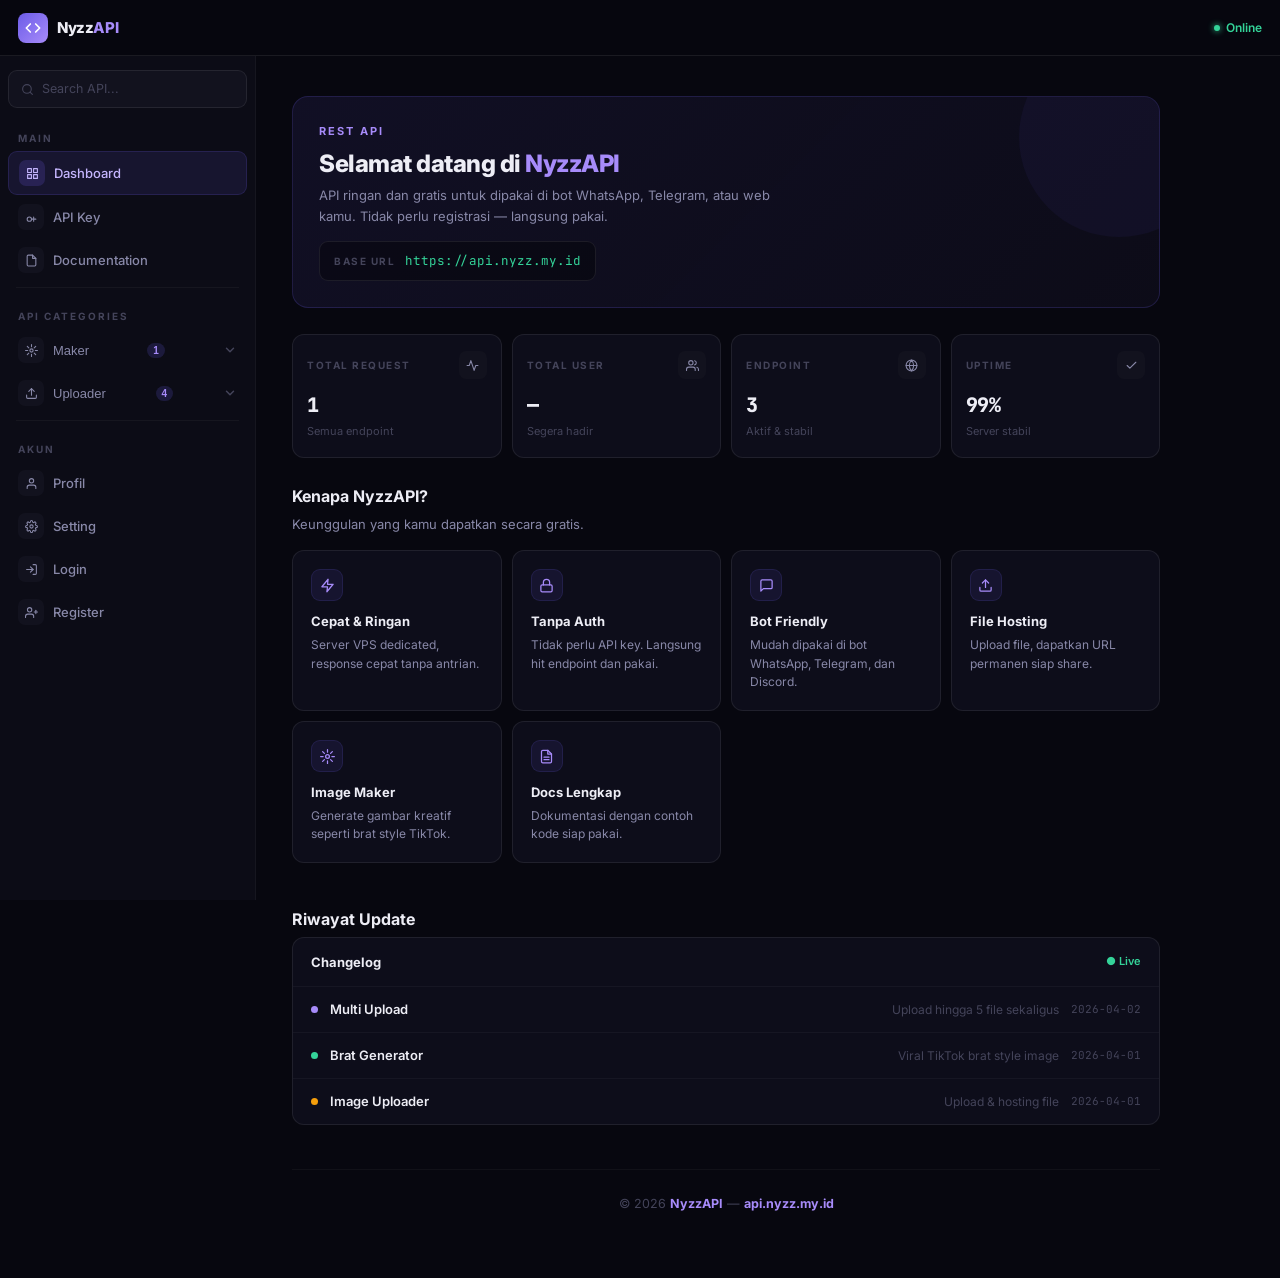
<file: index.html>
<!DOCTYPE html>
<html lang="id">
<head>
<meta charset="UTF-8">
<meta name="viewport" content="width=device-width,initial-scale=1.0">
<title>Dashboard — NyzzAPI</title>
<link rel="stylesheet" href="style.css">
<style>
.welcome{background:linear-gradient(135deg,rgba(108,92,231,.1),rgba(167,139,250,.04));border:1px solid rgba(108,92,231,.2);border-radius:16px;padding:26px;margin-bottom:26px;position:relative;overflow:hidden}
.welcome::after{content:'';position:absolute;top:-60px;right:-60px;width:200px;height:200px;border-radius:50%;background:rgba(108,92,231,.06);pointer-events:none}
.welcome-eyebrow{font-size:11px;font-weight:700;color:var(--accent2);letter-spacing:2px;text-transform:uppercase;margin-bottom:8px}
.welcome-title{font-size:clamp(18px,3vw,24px);font-weight:800;letter-spacing:-.5px;margin-bottom:6px;line-height:1.25}
.welcome-title em{font-style:normal;color:var(--accent2)}
.welcome-desc{font-size:13px;color:var(--text2);line-height:1.65;max-width:460px}
.base-url{display:inline-flex;align-items:center;gap:10px;margin-top:14px;background:rgba(0,0,0,.35);border:1px solid var(--border2);border-radius:9px;padding:9px 14px}
.base-url .lbl{font-size:10px;font-weight:700;color:var(--muted);letter-spacing:1.5px;text-transform:uppercase}
.base-url code{font-family:'JetBrains Mono',monospace;font-size:12.5px;color:var(--green2)}

.stats-grid{display:grid;grid-template-columns:repeat(2,1fr);gap:10px;margin-bottom:26px}
@media(min-width:520px){.stats-grid{grid-template-columns:repeat(4,1fr)}}
.stat-card{background:var(--card);border:1px solid var(--border2);border-radius:12px;padding:16px 14px;transition:border-color .2s}
.stat-card:hover{border-color:var(--border3)}
.stat-top{display:flex;align-items:center;justify-content:space-between;margin-bottom:10px}
.stat-label{font-size:10px;font-weight:700;color:var(--muted);letter-spacing:1.5px;text-transform:uppercase}
.stat-ico{width:28px;height:28px;border-radius:7px;background:var(--bg3);display:flex;align-items:center;justify-content:center}
.stat-ico svg{width:13px;height:13px;stroke:var(--text2);fill:none;stroke-width:2;stroke-linecap:round;stroke-linejoin:round}
.stat-val{font-size:20px;font-weight:800;letter-spacing:-.5px;font-family:'JetBrains Mono',monospace}
.stat-sub{font-size:11px;color:var(--muted);margin-top:2px}

.features-grid{display:grid;grid-template-columns:repeat(auto-fill,minmax(200px,1fr));gap:10px;margin-bottom:26px}
.feat-card{background:var(--card);border:1px solid var(--border2);border-radius:12px;padding:18px}
.feat-ico{width:32px;height:32px;border-radius:9px;background:rgba(108,92,231,.1);border:1px solid rgba(108,92,231,.15);display:flex;align-items:center;justify-content:center;margin-bottom:10px}
.feat-ico svg{width:15px;height:15px;stroke:var(--accent2);fill:none;stroke-width:2;stroke-linecap:round;stroke-linejoin:round}
.feat-title{font-size:13px;font-weight:700;margin-bottom:4px}
.feat-desc{font-size:12px;color:var(--text2);line-height:1.55}

.log-card{background:var(--card);border:1px solid var(--border2);border-radius:12px;overflow:hidden}
.log-head{padding:14px 18px;border-bottom:1px solid var(--border);display:flex;align-items:center;justify-content:space-between}
.log-head-title{font-size:13px;font-weight:700}
.log-badge{font-size:11px;color:var(--green2);font-weight:600}
.log-row{display:flex;align-items:center;gap:12px;padding:12px 18px;border-bottom:1px solid var(--border);transition:background .15s}
.log-row:last-child{border-bottom:none}
.log-row:hover{background:var(--bg3)}
.log-dot{width:7px;height:7px;border-radius:50%;flex-shrink:0}
.log-name{font-size:13px;font-weight:600;flex:1}
.log-desc{font-size:12px;color:var(--muted)}
.log-date{font-size:11px;color:var(--muted);font-family:'JetBrains Mono',monospace;white-space:nowrap}
</style>
</head>
<body>
<div id="nav-wrap"></div>
<main class="main">

  <div class="welcome">
    <div class="welcome-eyebrow">REST API</div>
    <div class="welcome-title">Selamat datang di <em>NyzzAPI</em></div>
    <div class="welcome-desc">API ringan dan gratis untuk dipakai di bot WhatsApp, Telegram, atau web kamu. Tidak perlu registrasi — langsung pakai.</div>
    <div class="base-url">
      <span class="lbl">Base URL</span>
      <code>https://api.nyzz.my.id</code>
    </div>
  </div>

  <div class="stats-grid">
    <div class="stat-card">
      <div class="stat-top">
        <div class="stat-label">Total Request</div>
        <div class="stat-ico"><svg viewBox="0 0 24 24"><polyline points="22 12 18 12 15 21 9 3 6 12 2 12"/></svg></div>
      </div>
      <div class="stat-val" id="stat-requests">0</div>
      <div class="stat-sub">Semua endpoint</div>
    </div>
    <div class="stat-card">
      <div class="stat-top">
        <div class="stat-label">Total User</div>
        <div class="stat-ico"><svg viewBox="0 0 24 24"><path d="M17 21v-2a4 4 0 0 0-4-4H5a4 4 0 0 0-4 4v2"/><circle cx="9" cy="7" r="4"/><path d="M23 21v-2a4 4 0 0 0-3-3.87"/><path d="M16 3.13a4 4 0 0 1 0 7.75"/></svg></div>
      </div>
      <div class="stat-val" id="stat-users">—</div>
      <div class="stat-sub">Segera hadir</div>
    </div>
    <div class="stat-card">
      <div class="stat-top">
        <div class="stat-label">Endpoint</div>
        <div class="stat-ico"><svg viewBox="0 0 24 24"><circle cx="12" cy="12" r="10"/><line x1="2" y1="12" x2="22" y2="12"/><path d="M12 2a15.3 15.3 0 0 1 4 10 15.3 15.3 0 0 1-4 10 15.3 15.3 0 0 1-4-10 15.3 15.3 0 0 1 4-10z"/></svg></div>
      </div>
      <div class="stat-val">3</div>
      <div class="stat-sub">Aktif & stabil</div>
    </div>
    <div class="stat-card">
      <div class="stat-top">
        <div class="stat-label">Uptime</div>
        <div class="stat-ico"><svg viewBox="0 0 24 24"><polyline points="20 6 9 17 4 12"/></svg></div>
      </div>
      <div class="stat-val">99%</div>
      <div class="stat-sub">Server stabil</div>
    </div>
  </div>

  <div class="section">
    <div class="section-header"><div class="section-title">Kenapa NyzzAPI?</div></div>
    <div class="section-desc">Keunggulan yang kamu dapatkan secara gratis.</div>
    <div class="features-grid">
      <div class="feat-card">
        <div class="feat-ico"><svg viewBox="0 0 24 24"><path d="M13 2L3 14h9l-1 8 10-12h-9l1-8z"/></svg></div>
        <div class="feat-title">Cepat & Ringan</div>
        <div class="feat-desc">Server VPS dedicated, response cepat tanpa antrian.</div>
      </div>
      <div class="feat-card">
        <div class="feat-ico"><svg viewBox="0 0 24 24"><rect x="3" y="11" width="18" height="11" rx="2"/><path d="M7 11V7a5 5 0 0 1 10 0v4"/></svg></div>
        <div class="feat-title">Tanpa Auth</div>
        <div class="feat-desc">Tidak perlu API key. Langsung hit endpoint dan pakai.</div>
      </div>
      <div class="feat-card">
        <div class="feat-ico"><svg viewBox="0 0 24 24"><path d="M21 15a2 2 0 0 1-2 2H7l-4 4V5a2 2 0 0 1 2-2h14a2 2 0 0 1 2 2z"/></svg></div>
        <div class="feat-title">Bot Friendly</div>
        <div class="feat-desc">Mudah dipakai di bot WhatsApp, Telegram, dan Discord.</div>
      </div>
      <div class="feat-card">
        <div class="feat-ico"><svg viewBox="0 0 24 24"><path d="M21 15v4a2 2 0 0 1-2 2H5a2 2 0 0 1-2-2v-4"/><polyline points="17 8 12 3 7 8"/><line x1="12" y1="3" x2="12" y2="15"/></svg></div>
        <div class="feat-title">File Hosting</div>
        <div class="feat-desc">Upload file, dapatkan URL permanen siap share.</div>
      </div>
      <div class="feat-card">
        <div class="feat-ico"><svg viewBox="0 0 24 24"><circle cx="12" cy="12" r="3"/><path d="M12 1v4M12 19v4M4.22 4.22l2.83 2.83M16.95 16.95l2.83 2.83M1 12h4M19 12h4M4.22 19.78l2.83-2.83M16.95 7.05l2.83-2.83"/></svg></div>
        <div class="feat-title">Image Maker</div>
        <div class="feat-desc">Generate gambar kreatif seperti brat style TikTok.</div>
      </div>
      <div class="feat-card">
        <div class="feat-ico"><svg viewBox="0 0 24 24"><path d="M14 2H6a2 2 0 0 0-2 2v16a2 2 0 0 0 2 2h12a2 2 0 0 0 2-2V8z"/><polyline points="14 2 14 8 20 8"/><line x1="16" y1="13" x2="8" y2="13"/><line x1="16" y1="17" x2="8" y2="17"/></svg></div>
        <div class="feat-title">Docs Lengkap</div>
        <div class="feat-desc">Dokumentasi dengan contoh kode siap pakai.</div>
      </div>
    </div>
  </div>

  <div class="section">
    <div class="section-header"><div class="section-title">Riwayat Update</div></div>
    <div class="log-card">
      <div class="log-head"><div class="log-head-title">Changelog</div><div class="log-badge">● Live</div></div>
      <div class="log-row">
        <div class="log-dot" style="background:var(--accent2)"></div>
        <div class="log-name">Multi Upload</div>
        <div class="log-desc">Upload hingga 5 file sekaligus</div>
        <div class="log-date">2026-04-02</div>
      </div>
      <div class="log-row">
        <div class="log-dot" style="background:var(--green2)"></div>
        <div class="log-name">Brat Generator</div>
        <div class="log-desc">Viral TikTok brat style image</div>
        <div class="log-date">2026-04-01</div>
      </div>
      <div class="log-row">
        <div class="log-dot" style="background:var(--yellow)"></div>
        <div class="log-name">Image Uploader</div>
        <div class="log-desc">Upload & hosting file</div>
        <div class="log-date">2026-04-01</div>
      </div>
    </div>
  </div>

  <footer><p>© 2026 <strong>NyzzAPI</strong> — <strong>api.nyzz.my.id</strong></p></footer>
</main>
<script src="app.js"></script>
</body>
</html>
</file>
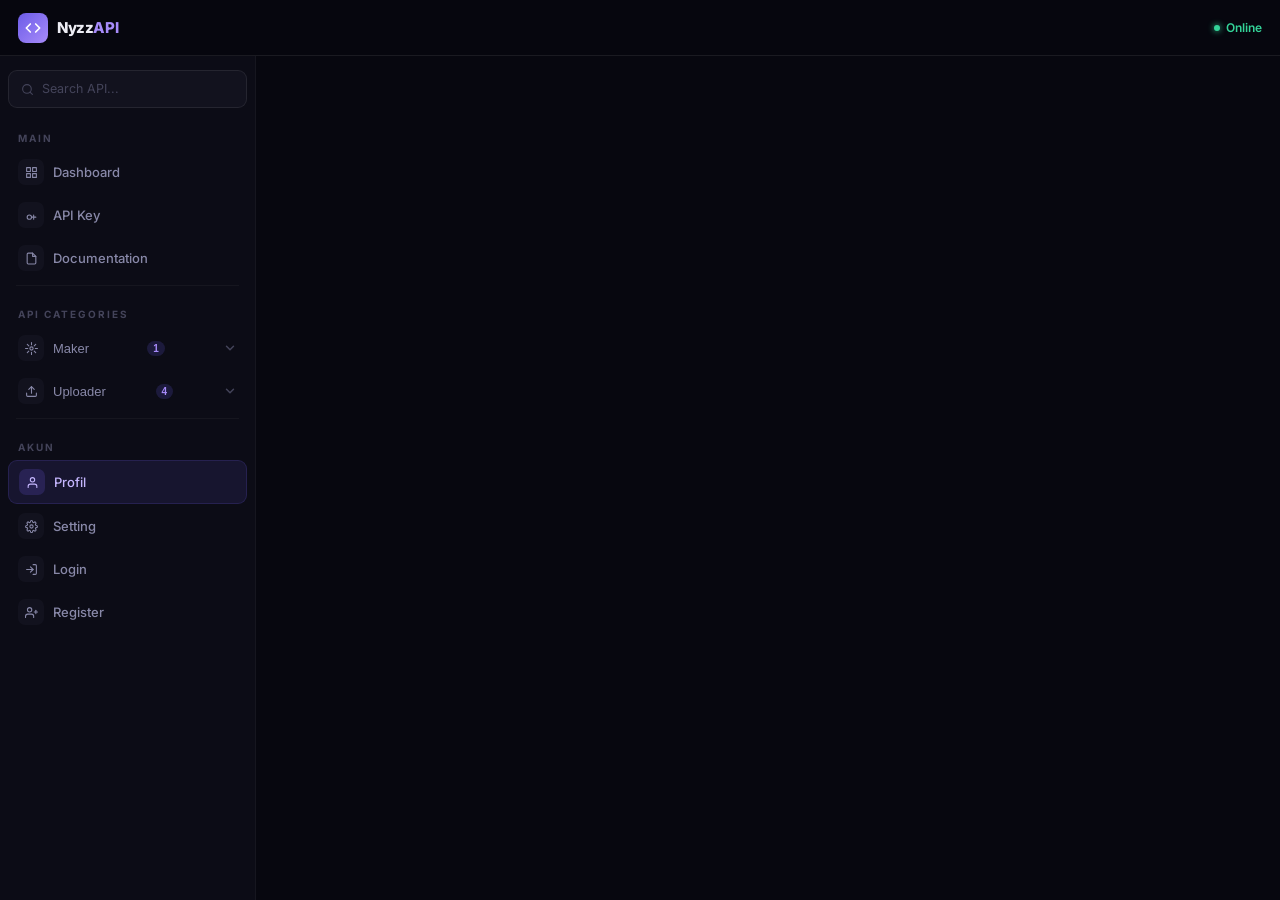
<file: account.html>
<!DOCTYPE html>
<html lang="id">
<head>
<meta charset="UTF-8">
<meta name="viewport" content="width=device-width,initial-scale=1.0">
<title>Akun — NyzzAPI</title>
<link rel="stylesheet" href="style.css">
</head>
<body>
<div id="nav-wrap"></div>
<div id="not-logged" style="display:none">
  <main class="main" style="display:flex;align-items:center;justify-content:center;min-height:80vh">
    <div style="text-align:center">
      <div style="font-size:48px;margin-bottom:16px">🔒</div>
      <div style="font-size:18px;font-weight:800;margin-bottom:8px">Login Diperlukan</div>
      <div style="font-size:13px;color:var(--text2);margin-bottom:20px">Login atau register untuk mengakses halaman ini.</div>
      <div style="display:flex;gap:10px;justify-content:center">
        <a href="login.html" style="background:var(--accent);color:#fff;padding:10px 24px;border-radius:10px;text-decoration:none;font-weight:700;font-size:13px">Login</a>
        <a href="register.html" style="background:var(--bg3);color:var(--text);border:1px solid var(--border2);padding:10px 24px;border-radius:10px;text-decoration:none;font-weight:700;font-size:13px">Register</a>
      </div>
    </div>
  </main>
</div>
<main class="main" id="main-content" style="display:none">
  <div class="page-header">
    <div class="page-title">Akun</div>
    <div class="page-desc">Kelola profil, API Key, dan penggunaan kamu.</div>
  </div>
  <div class="account-tabs">
    <button class="account-tab active" onclick="showTab('profile')">Profil</button>
    <button class="account-tab" onclick="showTab('keys')">API Key</button>
    <button class="account-tab" onclick="showTab('usage')">Penggunaan</button>
    <button class="account-tab" onclick="showTab('detail')">Detail</button>
  </div>
  <div class="tab-content active" id="tab-profile">
    <div class="profile-card">
      <div class="profile-header">
        <div class="profile-avatar" id="pf-avatar">U</div>
        <div>
          <div class="profile-name" id="pf-name">—</div>
          <div class="profile-plan" id="pf-plan">Free Plan</div>
        </div>
      </div>
      <div class="profile-body">
        <div class="profile-stat-grid">
          <div class="profile-stat"><div class="profile-stat-val" id="pf-today">—</div><div class="profile-stat-lbl">Request Hari Ini</div></div>
          <div class="profile-stat"><div class="profile-stat-val" id="pf-limit">—</div><div class="profile-stat-lbl">Limit Harian</div></div>
          <div class="profile-stat"><div class="profile-stat-val" id="pf-remaining">—</div><div class="profile-stat-lbl">Tersisa</div></div>
        </div>
      </div>
    </div>
  </div>
  <div class="tab-content" id="tab-keys">
    <div class="profile-card">
      <div class="profile-body">
        <div class="key-row">
          <div class="key-row-label">API Key</div>
          <div class="key-row-inner">
            <div class="key-val" id="display-apikey">••••••••••••••••••••</div>
            <div class="key-actions">
              <button class="btn-regen" onclick="regenKey('api')">Buat Ulang</button>
              <button class="btn-salin" id="copy-apikey" onclick="copyKey('display-apikey','copy-apikey')">Salin</button>
            </div>
          </div>
        </div>
        <div class="key-row">
          <div class="key-row-label">Sign Key</div>
          <div class="key-row-inner">
            <div class="key-val" id="display-signkey">••••••••••••••••••••</div>
            <div class="key-actions">
              <button class="btn-regen" onclick="regenKey('sign')">Buat Ulang</button>
              <button class="btn-salin" id="copy-signkey" onclick="copyKey('display-signkey','copy-signkey')">Salin</button>
            </div>
          </div>
        </div>
        <div style="margin-top:14px;padding:12px 14px;background:rgba(108,92,231,.08);border:1px solid rgba(108,92,231,.2);border-radius:10px;font-size:12.5px;color:var(--text2);line-height:1.6">
          <strong style="color:var(--accent2)">Cara pakai:</strong><br>
          GET: <code style="color:var(--green2);font-family:'JetBrains Mono',monospace;font-size:11px">https://api.nyzz.my.id/brat?text=halo&apikey=API_KEY</code><br>
          POST: header <code style="color:var(--green2);font-family:'JetBrains Mono',monospace;font-size:11px">x-api-key: API_KEY</code>
        </div>
      </div>
    </div>
  </div>
  <div class="tab-content" id="tab-usage">
    <div class="profile-card">
      <div class="profile-body">
        <div class="sub-title">Request Hari Ini</div>
        <div style="background:var(--bg3);border-radius:10px;height:10px;overflow:hidden;margin:8px 0 6px">
          <div id="usage-bar" style="background:linear-gradient(90deg,var(--accent),var(--accent2));height:100%;width:0%;transition:width .6s;border-radius:10px"></div>
        </div>
        <div style="display:flex;justify-content:space-between;font-size:12px;color:var(--muted);margin-bottom:16px">
          <span id="usage-text">0 / 1000</span><span id="usage-pct">0%</span>
        </div>
        <div class="info-grid">
          <div class="info-item"><div class="info-key">Paket</div><div class="info-val" id="u-plan">Free</div></div>
          <div class="info-item"><div class="info-key">Limit/Hari</div><div class="info-val" id="u-limit">1,000</div></div>
          <div class="info-item"><div class="info-key">Reset</div><div class="info-val">00:00 WIB</div></div>
          <div class="info-item"><div class="info-key">Member Sejak</div><div class="info-val" id="u-since">—</div></div>
        </div>
      </div>
    </div>
  </div>
  <div class="tab-content" id="tab-detail">
    <div class="profile-card">
      <div class="profile-body">
        <div class="info-grid">
          <div class="info-item"><div class="info-key">Username</div><div class="info-val" id="d-username">—</div></div>
          <div class="info-item"><div class="info-key">Paket</div><div class="info-val" id="d-plan">Free</div></div>
          <div class="info-item"><div class="info-key">Limit/Hari</div><div class="info-val" id="d-limit">—</div></div>
          <div class="info-item"><div class="info-key">Bergabung</div><div class="info-val" id="d-joined">—</div></div>
          <div class="info-item"><div class="info-key">Status</div><div class="info-val" style="color:var(--green2)">Aktif ✓</div></div>
        </div>
        <div class="key-row" style="margin-top:16px">
          <div class="key-row-label">API Key</div>
          <div class="key-row-inner">
            <div class="key-val" id="d-apikey">—</div>
            <div class="key-actions">
              <button class="btn-regen" onclick="regenKey('api')">Buat Ulang</button>
              <button class="btn-salin" id="d-copy-api" onclick="copyKey('d-apikey','d-copy-api')">Salin</button>
            </div>
          </div>
        </div>
        <div class="key-row">
          <div class="key-row-label">Sign Key</div>
          <div class="key-row-inner">
            <div class="key-val" id="d-signkey">—</div>
            <div class="key-actions">
              <button class="btn-regen" onclick="regenKey('sign')">Buat Ulang</button>
              <button class="btn-salin" id="d-copy-sign" onclick="copyKey('d-signkey','d-copy-sign')">Salin</button>
            </div>
          </div>
        </div>
      </div>
    </div>
  </div>
  <footer><p>© 2026 <strong>NyzzAPI</strong> — <strong>api.nyzz.my.id</strong></p></footer>
</main>
<script src="app.js"></script>
<script>
const API='https://api.nyzz.my.id';
document.addEventListener('DOMContentLoaded',async()=>{
  const token=localStorage.getItem('nyzz_token');
  if(!token){document.getElementById('not-logged').style.display='block';return;}
  try{
    const res=await fetch(`${API}/auth/me`,{headers:{Authorization:`Bearer ${token}`}});
    const data=await res.json();
    if(data.status!=='sukses')throw new Error();
    document.getElementById('main-content').style.display='block';
    fillData(data.user,data.usage);
  }catch{localStorage.removeItem('nyzz_token');document.getElementById('not-logged').style.display='block';}
});
function fillData(u,us){
  const remaining=Math.max(0,us.limit-us.today);
  const pct=Math.min(100,Math.round((us.today/us.limit)*100));
  const joined=new Date(u.created_at).toLocaleDateString('id-ID',{day:'numeric',month:'short',year:'numeric'});
  document.getElementById('pf-avatar').textContent=u.username[0].toUpperCase();
  document.getElementById('pf-name').textContent=u.username;
  document.getElementById('pf-plan').textContent=u.plan==='premium'?'⭐ Premium':'Free Plan';
  document.getElementById('pf-today').textContent=us.today.toLocaleString();
  document.getElementById('pf-limit').textContent=us.limit.toLocaleString();
  document.getElementById('pf-remaining').textContent=remaining.toLocaleString();
  ['display-apikey','d-apikey'].forEach(id=>{const el=document.getElementById(id);if(el)el.textContent=u.api_key;});
  ['display-signkey','d-signkey'].forEach(id=>{const el=document.getElementById(id);if(el)el.textContent=u.sign_key;});
  document.getElementById('usage-bar').style.width=pct+'%';
  document.getElementById('usage-bar').style.background=pct>80?'linear-gradient(90deg,#ef4444,#f87171)':'linear-gradient(90deg,var(--accent),var(--accent2))';
  document.getElementById('usage-text').textContent=`${us.today.toLocaleString()} / ${us.limit.toLocaleString()}`;
  document.getElementById('usage-pct').textContent=pct+'%';
  document.getElementById('u-plan').textContent=u.plan;
  document.getElementById('u-limit').textContent=us.limit.toLocaleString();
  document.getElementById('u-since').textContent=joined;
  document.getElementById('d-username').textContent=u.username;
  document.getElementById('d-plan').textContent=u.plan;
  document.getElementById('d-limit').textContent=us.limit.toLocaleString();
  document.getElementById('d-joined').textContent=joined;
  localStorage.setItem('nyzz_apikey',u.api_key);
}
function showTab(name){
  const tabs=['profile','keys','usage','detail'];
  document.querySelectorAll('.account-tab').forEach((t,i)=>t.classList.toggle('active',tabs[i]===name));
  document.querySelectorAll('.tab-content').forEach(c=>c.classList.remove('active'));
  document.getElementById('tab-'+name)?.classList.add('active');
}
function copyKey(elId,btnId){
  const val=document.getElementById(elId)?.textContent;if(!val||val==='—')return;
  navigator.clipboard.writeText(val);
  const btn=document.getElementById(btnId);btn.textContent='✓ Tersalin!';btn.classList.add('copied');
  setTimeout(()=>{btn.textContent='Salin';btn.classList.remove('copied');},2000);
}
async function regenKey(type){
  if(!confirm(`Yakin buat ulang ${type==='api'?'API Key':'Sign Key'}?`))return;
  const token=localStorage.getItem('nyzz_token');
  try{
    const res=await fetch(`${API}/auth/regen-${type}key`,{method:'POST',headers:{Authorization:`Bearer ${token}`}});
    const data=await res.json();
    if(data.status==='sukses'){
      const newKey=data.api_key||data.sign_key;
      if(type==='api'){['display-apikey','d-apikey'].forEach(id=>{const el=document.getElementById(id);if(el)el.textContent=newKey;});localStorage.setItem('nyzz_apikey',newKey);}
      else{['display-signkey','d-signkey'].forEach(id=>{const el=document.getElementById(id);if(el)el.textContent=newKey;});}
      alert('Key berhasil dibuat ulang!');
    }else alert('Error: '+data.message);
  }catch{alert('Gagal!');}
}
</script>
</body>
</html>
</file>
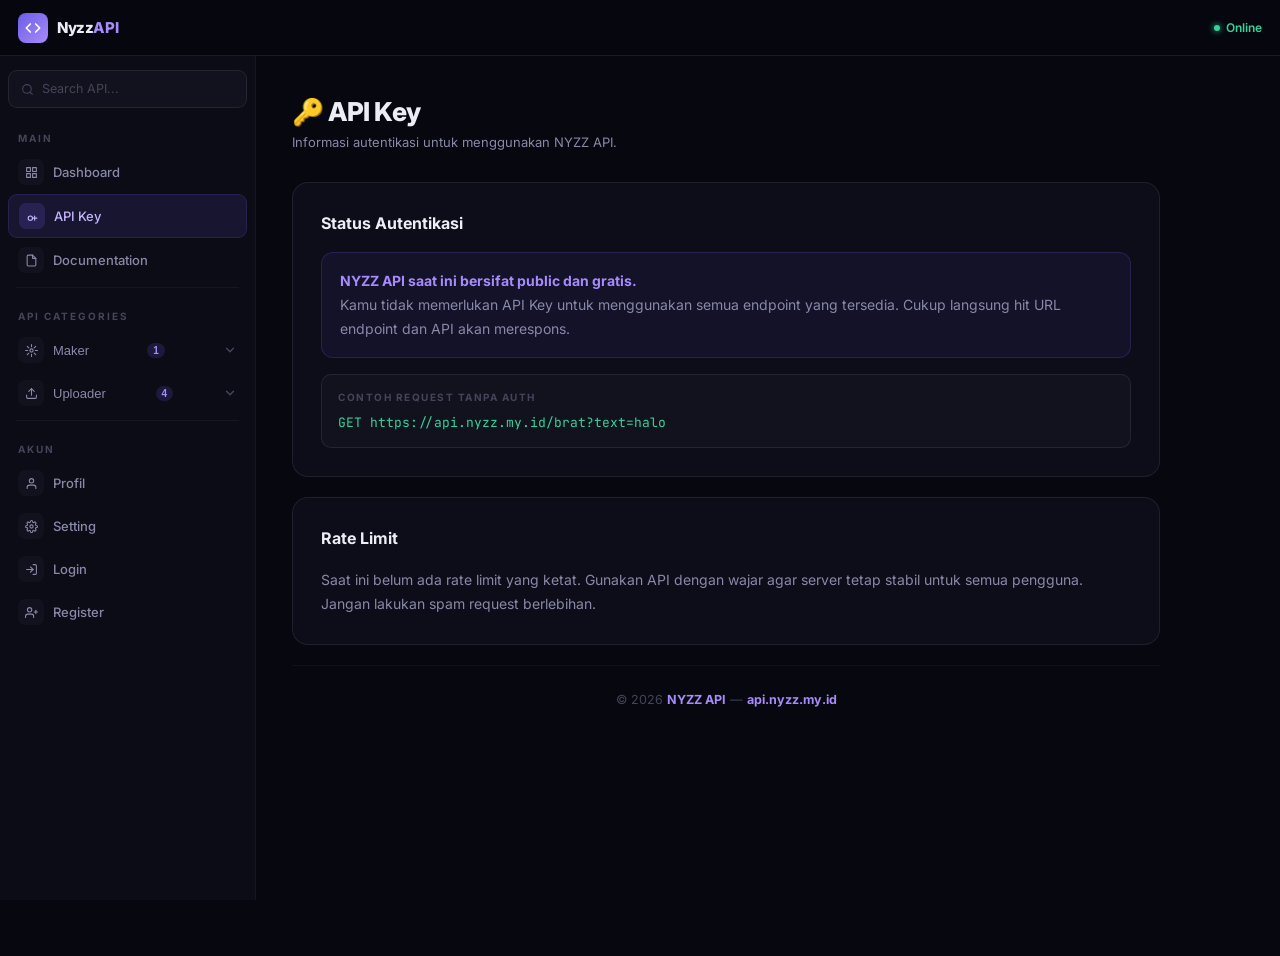
<file: apikey.html>
<!DOCTYPE html>
<html lang="id">
<head>
<meta charset="UTF-8">
<meta name="viewport" content="width=device-width, initial-scale=1.0">
<title>API Key — NYZZ API</title>
<link rel="stylesheet" href="style.css">
<style>
.key-card { background: var(--card); border: 1px solid var(--border2); border-radius: 16px; padding: 28px; margin-bottom: 20px; }
.key-title { font-size: 16px; font-weight: 700; margin-bottom: 16px; }
.key-info { background: rgba(108,92,231,0.08); border: 1px solid rgba(108,92,231,0.2); border-radius: 12px; padding: 16px 18px; margin-bottom: 16px; font-size: 14px; color: var(--text2); line-height: 1.7; }
.key-info strong { color: var(--accent2); }
</style>
</head>
<body>
<div id="nav-wrap"></div>

<main class="main">
  <div class="page-header">
    <div class="page-title">🔑 API Key</div>
    <div class="page-desc">Informasi autentikasi untuk menggunakan NYZZ API.</div>
  </div>

  <div class="key-card">
    <div class="key-title">Status Autentikasi</div>
    <div class="key-info">
      <strong>NYZZ API saat ini bersifat public dan gratis.</strong><br>
      Kamu tidak memerlukan API Key untuk menggunakan semua endpoint yang tersedia. Cukup langsung hit URL endpoint dan API akan merespons.
    </div>
    <div style="background:var(--bg3);border:1px solid var(--border2);border-radius:10px;padding:14px 16px;">
      <div style="font-size:10px;font-weight:700;color:var(--muted);letter-spacing:1.5px;text-transform:uppercase;margin-bottom:6px;">Contoh Request Tanpa Auth</div>
      <code style="font-family:'JetBrains Mono',monospace;font-size:13px;color:var(--green2)">GET https://api.nyzz.my.id/brat?text=halo</code>
    </div>
  </div>

  <div class="key-card">
    <div class="key-title">Rate Limit</div>
    <div style="font-size:14px;color:var(--text2);line-height:1.7;">
      Saat ini belum ada rate limit yang ketat. Gunakan API dengan wajar agar server tetap stabil untuk semua pengguna. Jangan lakukan spam request berlebihan.
    </div>
  </div>

  <footer><p>© 2026 <strong>NYZZ API</strong> — <strong>api.nyzz.my.id</strong></p></footer>
</main>
<script src="app.js"></script>
</body>
</html>
</file>
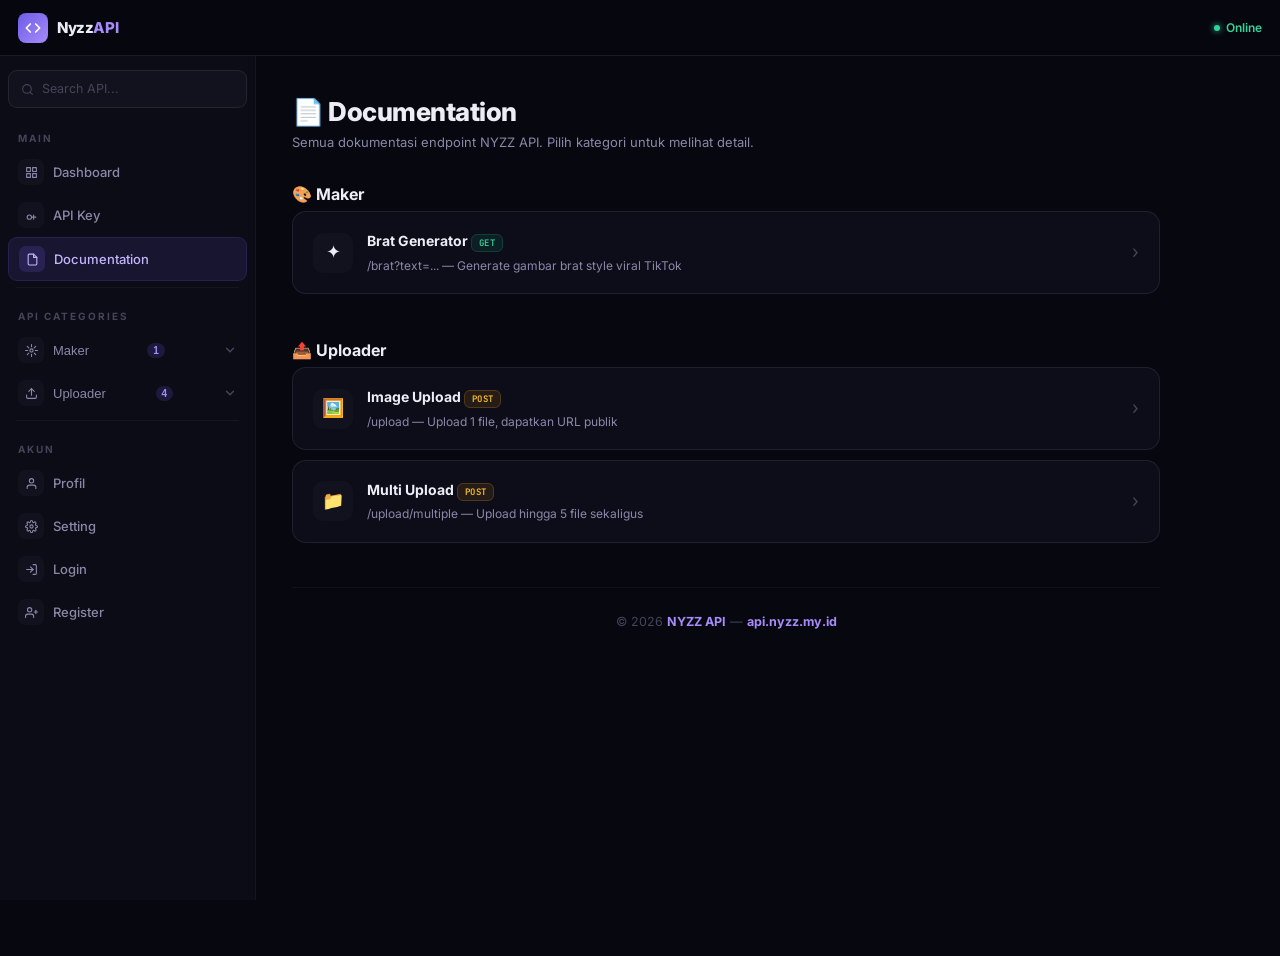
<file: docs.html>
<!DOCTYPE html>
<html lang="id">
<head>
<meta charset="UTF-8">
<meta name="viewport" content="width=device-width, initial-scale=1.0">
<title>Documentation — NYZZ API</title>
<link rel="stylesheet" href="style.css">
<style>
.doc-link-card {
  display: flex; align-items: center; gap: 14px;
  background: var(--card); border: 1px solid var(--border2); border-radius: 14px;
  padding: 18px 20px; text-decoration: none; color: var(--text);
  transition: all 0.2s; margin-bottom: 10px;
}
.doc-link-card:hover { border-color: rgba(108,92,231,0.4); transform: translateX(4px); }
.doc-link-icon { width: 40px; height: 40px; border-radius: 10px; background: var(--bg3); display: flex; align-items: center; justify-content: center; font-size: 18px; flex-shrink: 0; }
.doc-link-info { flex: 1; }
.doc-link-title { font-size: 14px; font-weight: 700; margin-bottom: 3px; }
.doc-link-desc { font-size: 12px; color: var(--text2); }
.doc-link-arrow { color: var(--muted); font-size: 18px; }
</style>
</head>
<body>
<div id="nav-wrap"></div>

<main class="main">
  <div class="page-header">
    <div class="page-title">📄 Documentation</div>
    <div class="page-desc">Semua dokumentasi endpoint NYZZ API. Pilih kategori untuk melihat detail.</div>
  </div>

  <div class="section">
    <div class="section-header"><div class="section-title">🎨 Maker</div></div>
    <a class="doc-link-card" href="maker-brat.html">
      <div class="doc-link-icon">✦</div>
      <div class="doc-link-info">
        <div class="doc-link-title">Brat Generator <span class="method-badge method-get" style="font-size:9px;padding:2px 7px">GET</span></div>
        <div class="doc-link-desc">/brat?text=... — Generate gambar brat style viral TikTok</div>
      </div>
      <div class="doc-link-arrow">›</div>
    </a>
  </div>

  <div class="section">
    <div class="section-header"><div class="section-title">📤 Uploader</div></div>
    <a class="doc-link-card" href="uploader-image.html">
      <div class="doc-link-icon">🖼️</div>
      <div class="doc-link-info">
        <div class="doc-link-title">Image Upload <span class="method-badge method-post" style="font-size:9px;padding:2px 7px">POST</span></div>
        <div class="doc-link-desc">/upload — Upload 1 file, dapatkan URL publik</div>
      </div>
      <div class="doc-link-arrow">›</div>
    </a>
    <a class="doc-link-card" href="uploader-multi.html">
      <div class="doc-link-icon">📁</div>
      <div class="doc-link-info">
        <div class="doc-link-title">Multi Upload <span class="method-badge method-post" style="font-size:9px;padding:2px 7px">POST</span></div>
        <div class="doc-link-desc">/upload/multiple — Upload hingga 5 file sekaligus</div>
      </div>
      <div class="doc-link-arrow">›</div>
    </a>
  </div>

  <footer><p>© 2026 <strong>NYZZ API</strong> — <strong>api.nyzz.my.id</strong></p></footer>
</main>
<script src="app.js"></script>
</body>
</html>
</file>
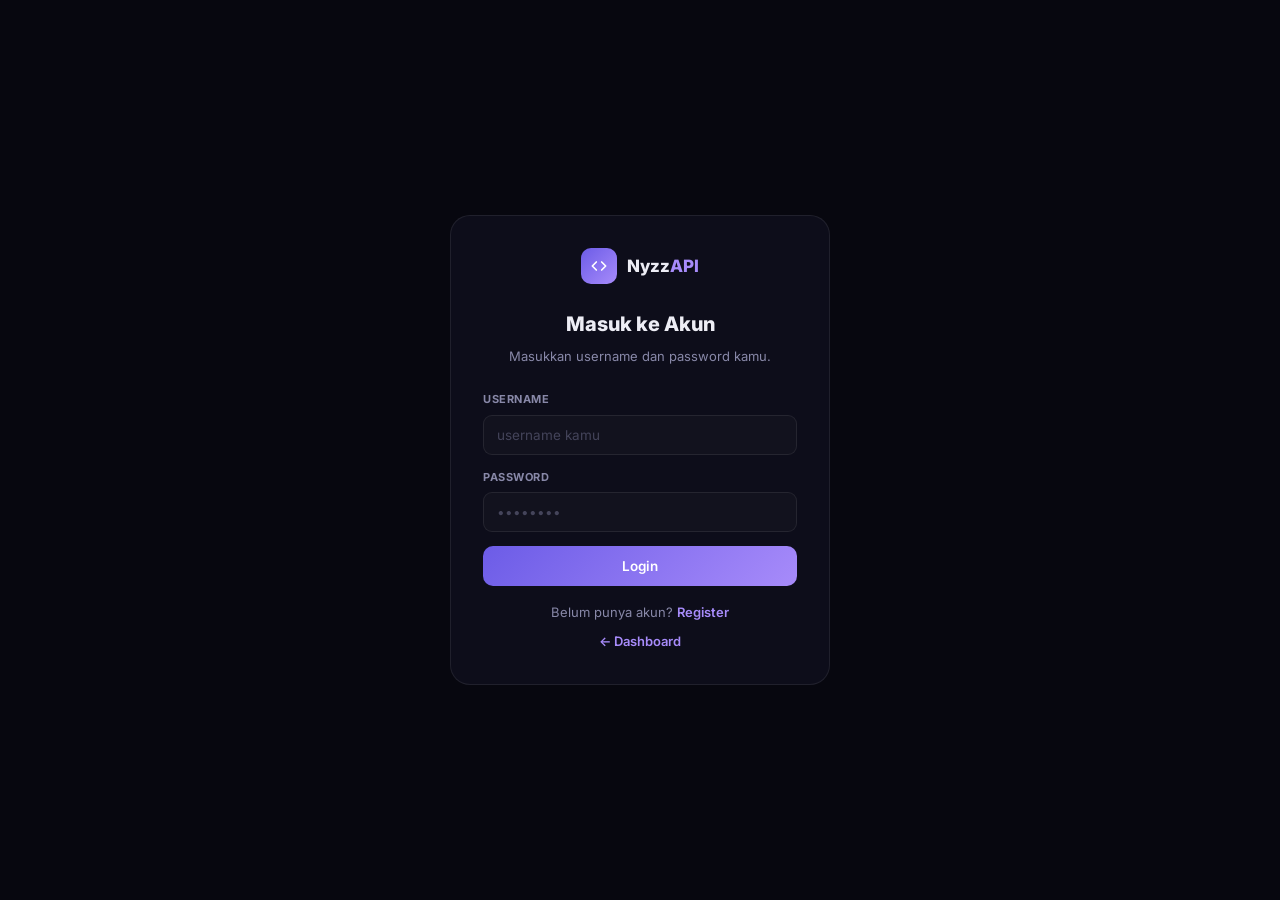
<file: login.html>
<!DOCTYPE html>
<html lang="id">
<head>
<meta charset="UTF-8">
<meta name="viewport" content="width=device-width,initial-scale=1.0">
<title>Login — NyzzAPI</title>
<link rel="stylesheet" href="style.css">
</head>
<body style="background:var(--bg)">
<div style="min-height:100vh;display:flex;align-items:center;justify-content:center;padding:20px">
  <div style="width:100%;max-width:380px">
    <div class="auth-card">
      <div class="auth-logo">
        <div class="logo-icon" style="width:36px;height:36px;border-radius:10px;background:linear-gradient(135deg,#6c5ce7,#a78bfa);display:flex;align-items:center;justify-content:center">
          <svg width="18" height="18" viewBox="0 0 24 24" fill="none" stroke="#fff" stroke-width="2.5" stroke-linecap="round" stroke-linejoin="round"><polyline points="16 18 22 12 16 6"/><polyline points="8 6 2 12 8 18"/></svg>
        </div>
        <span style="font-size:17px;font-weight:800;color:var(--text)">Nyzz<em style="font-style:normal;color:var(--accent2)">API</em></span>
      </div>
      <div class="auth-title">Masuk ke Akun</div>
      <div class="auth-desc">Masukkan username dan password kamu.</div>
      <div class="auth-alert error"   id="alert-error"></div>
      <div class="auth-alert success" id="alert-success"></div>
      <div class="form-group">
        <label class="form-label">Username</label>
        <input type="text" class="form-input" id="login-input" placeholder="username kamu">
      </div>
      <div class="form-group">
        <label class="form-label">Password</label>
        <input type="password" class="form-input" id="login-pass" placeholder="••••••••" onkeydown="if(event.key==='Enter')doLogin()">
      </div>
      <button class="btn-primary" id="login-btn" onclick="doLogin()" style="margin-top:6px">
        <span class="btn-text">Login</span>
        <div class="spinner" style="display:none"></div>
      </button>
      <div class="auth-link">Belum punya akun? <a href="register.html">Register</a></div>
      <div class="auth-link" style="margin-top:8px"><a href="index.html">← Dashboard</a></div>
    </div>
  </div>
</div>
<script>
const API='https://api.nyzz.my.id';
function showAlert(type,msg){['error','success'].forEach(t=>document.getElementById('alert-'+t).style.display='none');const el=document.getElementById('alert-'+type);el.textContent=msg;el.style.display='block';}
async function doLogin(){
  const login=document.getElementById('login-input').value.trim();
  const password=document.getElementById('login-pass').value;
  if(!login||!password)return showAlert('error','Isi semua kolom!');
  const btn=document.getElementById('login-btn');
  btn.querySelector('.btn-text').style.display='none';btn.querySelector('.spinner').style.display='block';btn.disabled=true;
  try{
    const res=await fetch(`${API}/auth/login`,{method:'POST',headers:{'Content-Type':'application/json'},body:JSON.stringify({login,password})});
    const data=await res.json();
    if(data.status==='sukses'){localStorage.setItem('nyzz_token',data.token);localStorage.setItem('nyzz_user',JSON.stringify(data.user));localStorage.setItem('nyzz_apikey',data.user.api_key);showAlert('success','Login berhasil!');setTimeout(()=>window.location.href='account.html',800);}
    else showAlert('error',data.message);
  }catch{showAlert('error','Gagal konek ke server');}
  finally{btn.querySelector('.btn-text').style.display='';btn.querySelector('.spinner').style.display='none';btn.disabled=false;}
}
if(localStorage.getItem('nyzz_token'))window.location.href='account.html';
</script>
</body>
</html>
</file>
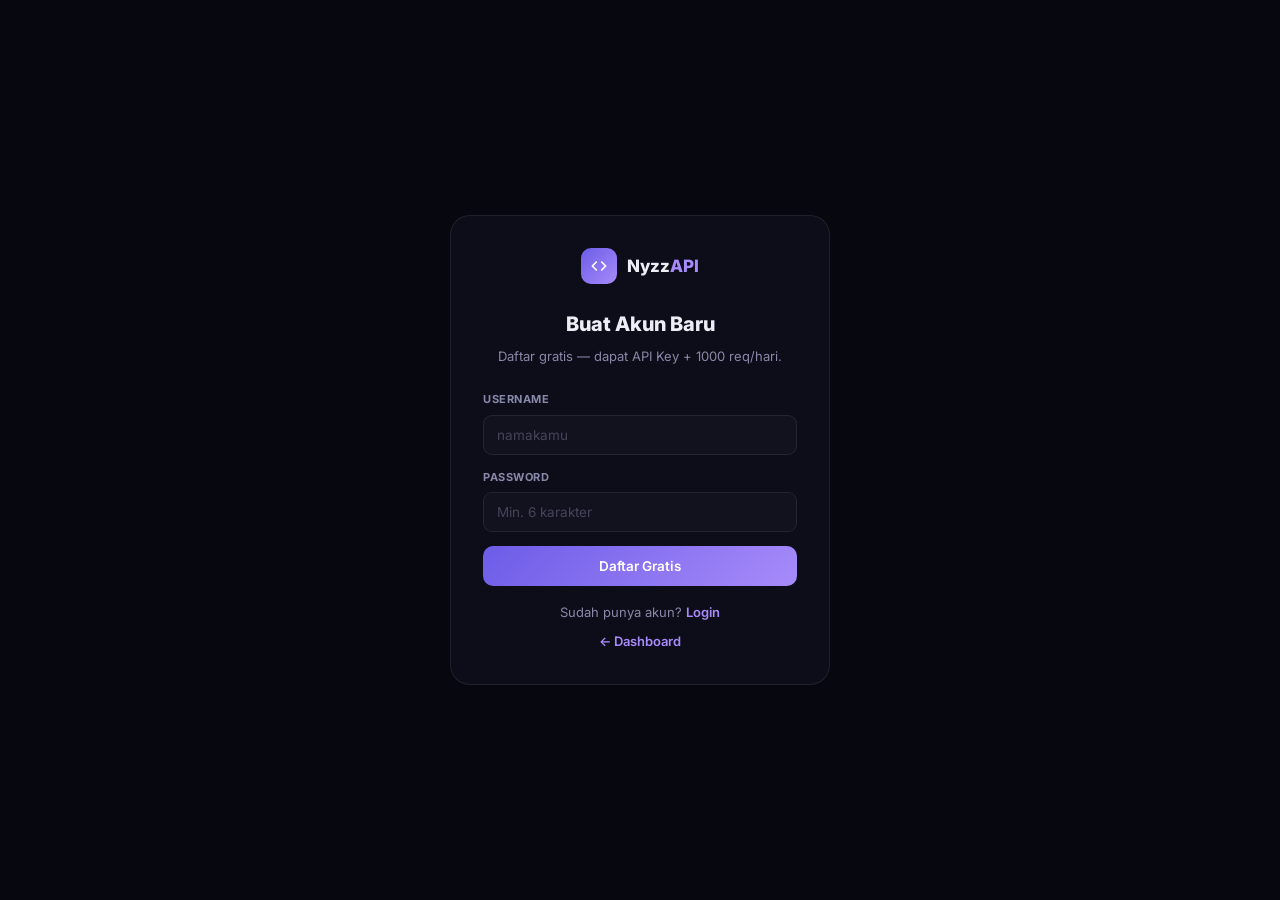
<file: register.html>
<!DOCTYPE html>
<html lang="id">
<head>
<meta charset="UTF-8">
<meta name="viewport" content="width=device-width,initial-scale=1.0">
<title>Register — NyzzAPI</title>
<link rel="stylesheet" href="style.css">
</head>
<body style="background:var(--bg)">
<div style="min-height:100vh;display:flex;align-items:center;justify-content:center;padding:20px">
  <div style="width:100%;max-width:380px">
    <div class="auth-card">
      <div class="auth-logo">
        <div class="logo-icon" style="width:36px;height:36px;border-radius:10px;background:linear-gradient(135deg,#6c5ce7,#a78bfa);display:flex;align-items:center;justify-content:center">
          <svg width="18" height="18" viewBox="0 0 24 24" fill="none" stroke="#fff" stroke-width="2.5" stroke-linecap="round" stroke-linejoin="round"><polyline points="16 18 22 12 16 6"/><polyline points="8 6 2 12 8 18"/></svg>
        </div>
        <span style="font-size:17px;font-weight:800;color:var(--text)">Nyzz<em style="font-style:normal;color:var(--accent2)">API</em></span>
      </div>
      <div class="auth-title">Buat Akun Baru</div>
      <div class="auth-desc">Daftar gratis — dapat API Key + 1000 req/hari.</div>
      <div class="auth-alert error"   id="alert-error"></div>
      <div class="auth-alert success" id="alert-success"></div>
      <div class="form-group">
        <label class="form-label">Username</label>
        <input type="text" class="form-input" id="reg-username" placeholder="namakamu">
      </div>
      <div class="form-group">
        <label class="form-label">Password</label>
        <input type="password" class="form-input" id="reg-pass" placeholder="Min. 6 karakter" onkeydown="if(event.key==='Enter')doRegister()">
      </div>
      <button class="btn-primary" id="reg-btn" onclick="doRegister()" style="margin-top:6px">
        <span class="btn-text">Daftar Gratis</span>
        <div class="spinner" style="display:none"></div>
      </button>
      <div class="auth-link">Sudah punya akun? <a href="login.html">Login</a></div>
      <div class="auth-link" style="margin-top:8px"><a href="index.html">← Dashboard</a></div>
    </div>
  </div>
</div>
<script>
const API='https://api.nyzz.my.id';
function showAlert(type,msg){['error','success'].forEach(t=>document.getElementById('alert-'+t).style.display='none');const el=document.getElementById('alert-'+type);el.textContent=msg;el.style.display='block';}
async function doRegister(){
  const username=document.getElementById('reg-username').value.trim();
  const password=document.getElementById('reg-pass').value;
  if(!username||!password)return showAlert('error','Isi semua kolom!');
  if(password.length<6)return showAlert('error','Password minimal 6 karakter');
  const btn=document.getElementById('reg-btn');
  btn.querySelector('.btn-text').style.display='none';btn.querySelector('.spinner').style.display='block';btn.disabled=true;
  try{
    const res=await fetch(`${API}/auth/register`,{method:'POST',headers:{'Content-Type':'application/json'},body:JSON.stringify({username,email:username+'@nyzz.local',password})});
    const data=await res.json();
    if(data.status==='sukses'){localStorage.setItem('nyzz_token',data.token);localStorage.setItem('nyzz_user',JSON.stringify(data.user));localStorage.setItem('nyzz_apikey',data.user.api_key);showAlert('success','Registrasi berhasil!');setTimeout(()=>window.location.href='account.html',800);}
    else showAlert('error',data.message);
  }catch{showAlert('error','Gagal konek ke server');}
  finally{btn.querySelector('.btn-text').style.display='';btn.querySelector('.spinner').style.display='none';btn.disabled=false;}
}
if(localStorage.getItem('nyzz_token'))window.location.href='account.html';
</script>
</body>
</html>
</file>
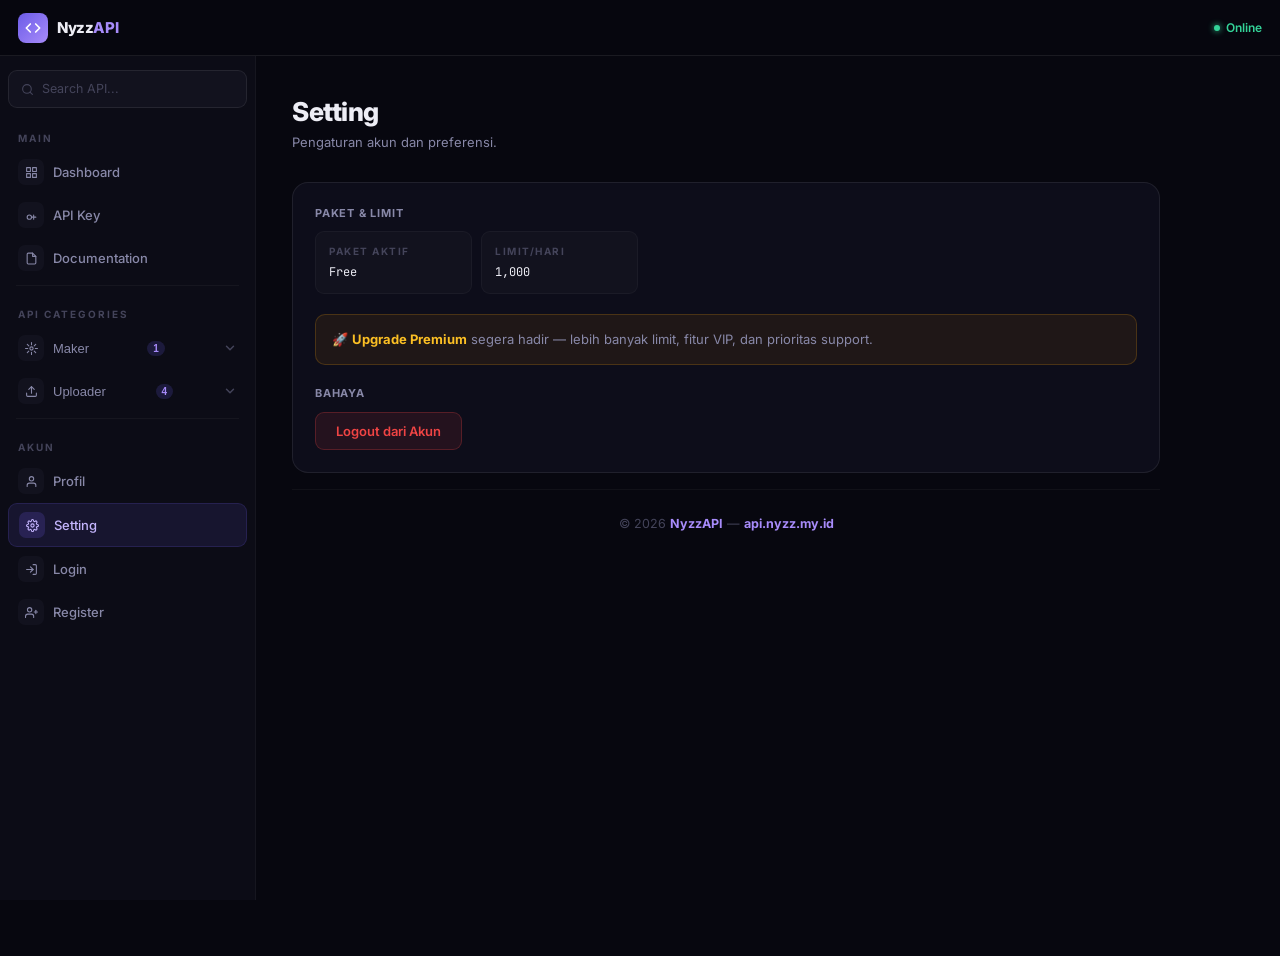
<file: settings.html>
<!DOCTYPE html>
<html lang="id">
<head>
<meta charset="UTF-8">
<meta name="viewport" content="width=device-width,initial-scale=1.0">
<title>Setting — NyzzAPI</title>
<link rel="stylesheet" href="style.css">
</head>
<body>
<div id="nav-wrap"></div>
<main class="main">
  <div class="page-header">
    <div class="page-title">Setting</div>
    <div class="page-desc">Pengaturan akun dan preferensi.</div>
  </div>
  <div class="profile-card">
    <div class="profile-body">
      <div class="sub-title">Paket & Limit</div>
      <div class="info-grid" style="margin-bottom:20px">
        <div class="info-item"><div class="info-key">Paket Aktif</div><div class="info-val" id="s-plan">Free</div></div>
        <div class="info-item"><div class="info-key">Limit/Hari</div><div class="info-val" id="s-limit">1,000</div></div>
      </div>
      <div style="padding:14px 16px;background:rgba(245,158,11,.08);border:1px solid rgba(245,158,11,.2);border-radius:10px;font-size:13px;color:var(--text2);margin-bottom:20px">
        🚀 <strong style="color:#fbbf24">Upgrade Premium</strong> segera hadir — lebih banyak limit, fitur VIP, dan prioritas support.
      </div>
      <div class="sub-title" style="margin-top:4px">Bahaya</div>
      <button onclick="if(confirm('Yakin logout?'))logout()" style="background:rgba(239,68,68,.1);border:1px solid rgba(239,68,68,.25);color:var(--red);padding:10px 20px;border-radius:9px;font-family:'Inter',sans-serif;font-size:13px;font-weight:600;cursor:pointer;transition:all .18s" onmouseover="this.style.background='rgba(239,68,68,.18)'" onmouseout="this.style.background='rgba(239,68,68,.1)'">Logout dari Akun</button>
    </div>
  </div>
  <footer><p>© 2026 <strong>NyzzAPI</strong> — <strong>api.nyzz.my.id</strong></p></footer>
</main>
<script src="app.js"></script>
<script>
const API='https://api.nyzz.my.id';
document.addEventListener('DOMContentLoaded',async()=>{
  const token=localStorage.getItem('nyzz_token');if(!token)return;
  try{
    const res=await fetch(`${API}/auth/me`,{headers:{Authorization:`Bearer ${token}`}});
    const data=await res.json();
    if(data.status==='sukses'){
      document.getElementById('s-plan').textContent=data.user.plan;
      document.getElementById('s-limit').textContent=data.user.daily_limit.toLocaleString();
    }
  }catch{}
});
function logout(){localStorage.removeItem('nyzz_token');localStorage.removeItem('nyzz_user');window.location.href='index.html';}
</script>
</body>
</html>
</file>
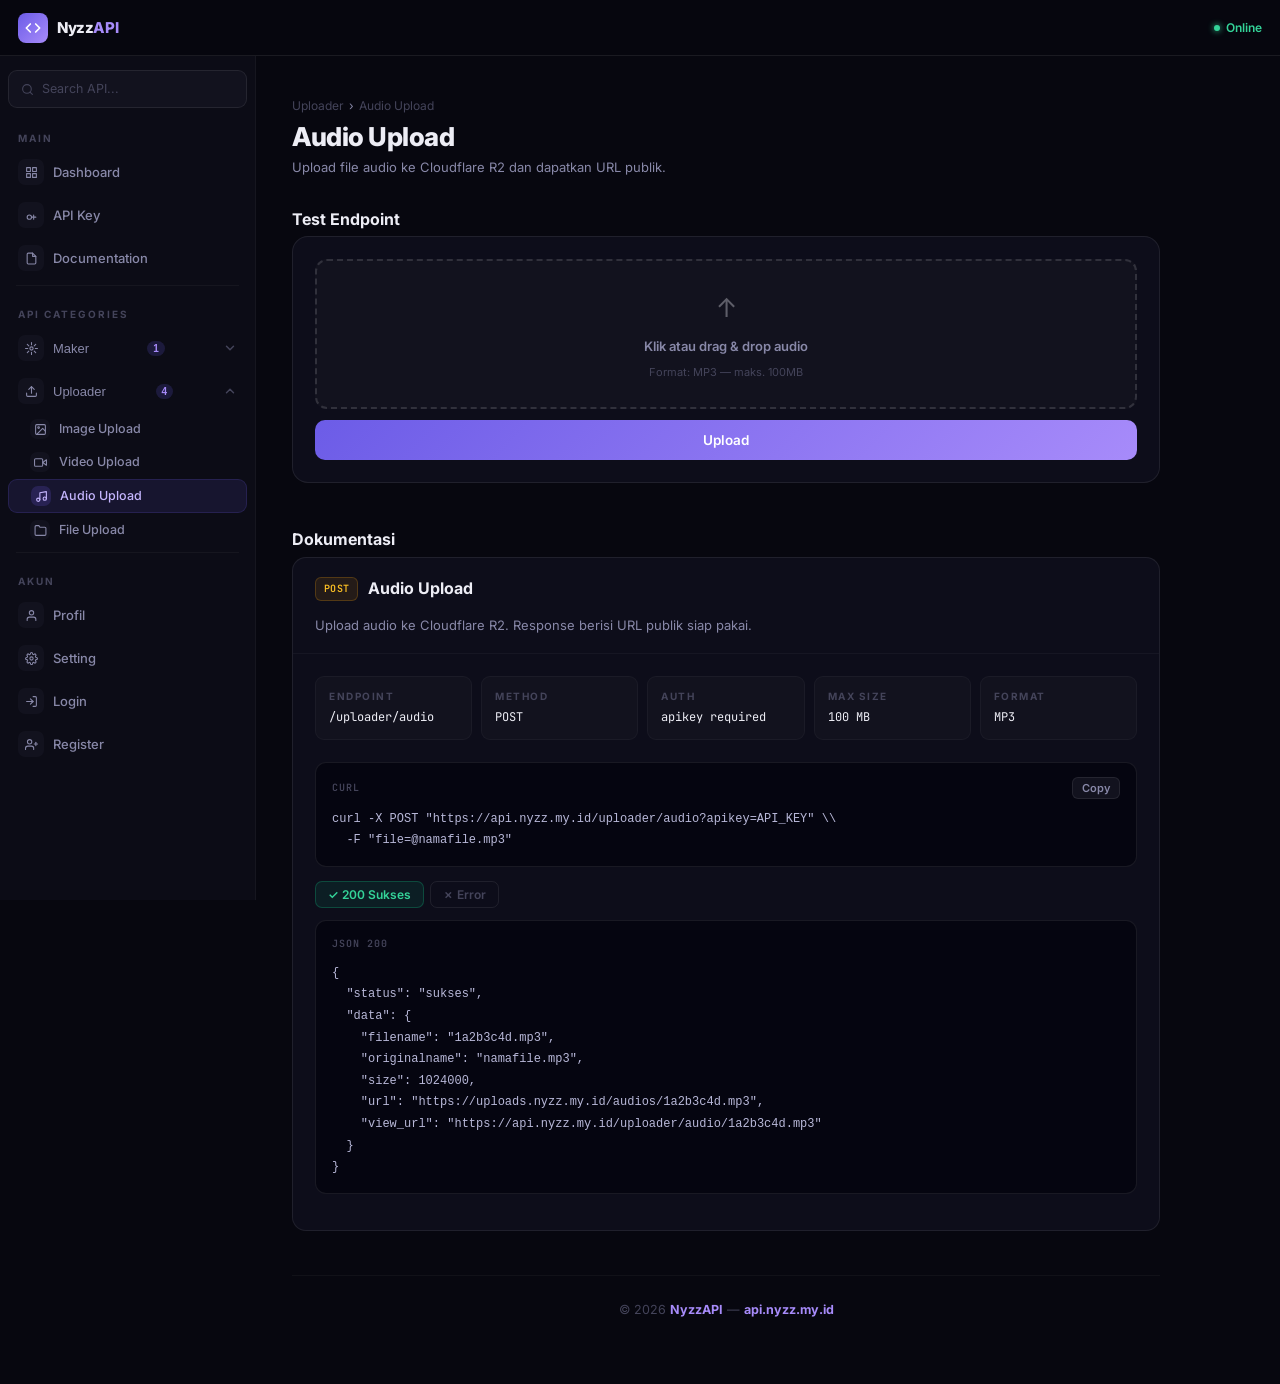
<file: uploader-audio.html>
<!DOCTYPE html>
<html lang="id">
<head>
<meta charset="UTF-8">
<meta name="viewport" content="width=device-width,initial-scale=1.0">
<title>Audio Upload — NyzzAPI</title>
<link rel="stylesheet" href="style.css">
</head>
<body>
<div id="nav-wrap"></div>
<main class="main">
  <div class="page-header">
    <div class="page-breadcrumb">Uploader <span>›</span> Audio Upload</div>
    <div class="page-title">Audio Upload</div>
    <div class="page-desc">Upload file audio ke Cloudflare R2 dan dapatkan URL publik.</div>
  </div>
  <div class="section">
    <div class="section-header"><div class="section-title">Test Endpoint</div></div>
    <div style="background:var(--card);border:1px solid var(--border2);border-radius:16px;padding:22px">
      <input type="file" id="upload-input" style="display:none">
      <div class="upload-zone" id="upload-zone" onclick="document.getElementById('upload-input').click()">
        <div class="upload-zone-icon">&#8593;</div>
        <div class="upload-zone-text">Klik atau drag & drop audio</div>
        <div class="upload-zone-hint">Format: MP3 — maks. 100MB</div>
      </div>
      <button class="btn-primary" id="upload-btn" onclick="doUpload('/uploader/audio','file','upload-input','upload-btn','upload-result','upload-url')">
        <span class="btn-text">Upload</span>
        <div class="spinner" style="display:none"></div>
      </button>
      <div class="result-box" id="upload-result" style="display:none">
        <div class="result-label">URL File</div>
        <div class="result-url" id="upload-url"></div>
        <button class="btn-copy" id="copy-btn" onclick="copyUrl()">Salin URL</button>
      </div>
    </div>
  </div>
  <div class="section">
    <div class="section-header"><div class="section-title">Dokumentasi</div></div>
    <div class="docs-card">
      <div class="docs-card-header">
        <span class="method-badge method-post">POST</span>
        <div class="docs-card-title">Audio Upload</div>
        <div class="docs-card-desc">Upload audio ke Cloudflare R2. Response berisi URL publik siap pakai.</div>
      </div>
      <div class="docs-card-body">
        <div class="info-grid">
          <div class="info-item"><div class="info-key">Endpoint</div><div class="info-val">/uploader/audio</div></div>
          <div class="info-item"><div class="info-key">Method</div><div class="info-val">POST</div></div>
          <div class="info-item"><div class="info-key">Auth</div><div class="info-val">apikey required</div></div>
          <div class="info-item"><div class="info-key">Max Size</div><div class="info-val">100 MB</div></div>
          <div class="info-item"><div class="info-key">Format</div><div class="info-val">MP3</div></div>
        </div>
        <div class="code-block">
          <div class="code-top"><span class="code-lang">cURL</span><button class="code-copy" onclick="copyCode(this)">Copy</button></div>
          <pre class="code-body">curl -X POST "https://api.nyzz.my.id/uploader/audio?apikey=API_KEY" \\
  -F "file=@namafile.mp3"</pre>
        </div>
        <div class="resp-tabs">
          <button class="resp-tab t-success" onclick="switchTab(this,'up','success')">✓ 200 Sukses</button>
          <button class="resp-tab" onclick="switchTab(this,'up','error')">&#x2717; Error</button>
        </div>
        <div id="up-success" class="resp-content show">
          <div class="code-block"><div class="code-top"><span class="code-lang">JSON 200</span></div>
          <pre class="code-body">{
  "status": "sukses",
  "data": {
    "filename": "1a2b3c4d.mp3",
    "originalname": "namafile.mp3",
    "size": 1024000,
    "url": "https://uploads.nyzz.my.id/audios/1a2b3c4d.mp3",
    "view_url": "https://api.nyzz.my.id/uploader/audio/1a2b3c4d.mp3"
  }
}</pre></div>
        </div>
        <div id="up-error" class="resp-content">
          <div class="code-block"><div class="code-top"><span class="code-lang">JSON Error</span></div>
          <pre class="code-body">{ "status": "error", "message": "Pesan error" }</pre></div>
        </div>
      </div>
    </div>
  </div>
  <footer><p>&#169; 2026 <strong>NyzzAPI</strong> &#8212; <strong>api.nyzz.my.id</strong></p></footer>
</main>
<script src="app.js"></script>
</body>
</html>
</file>
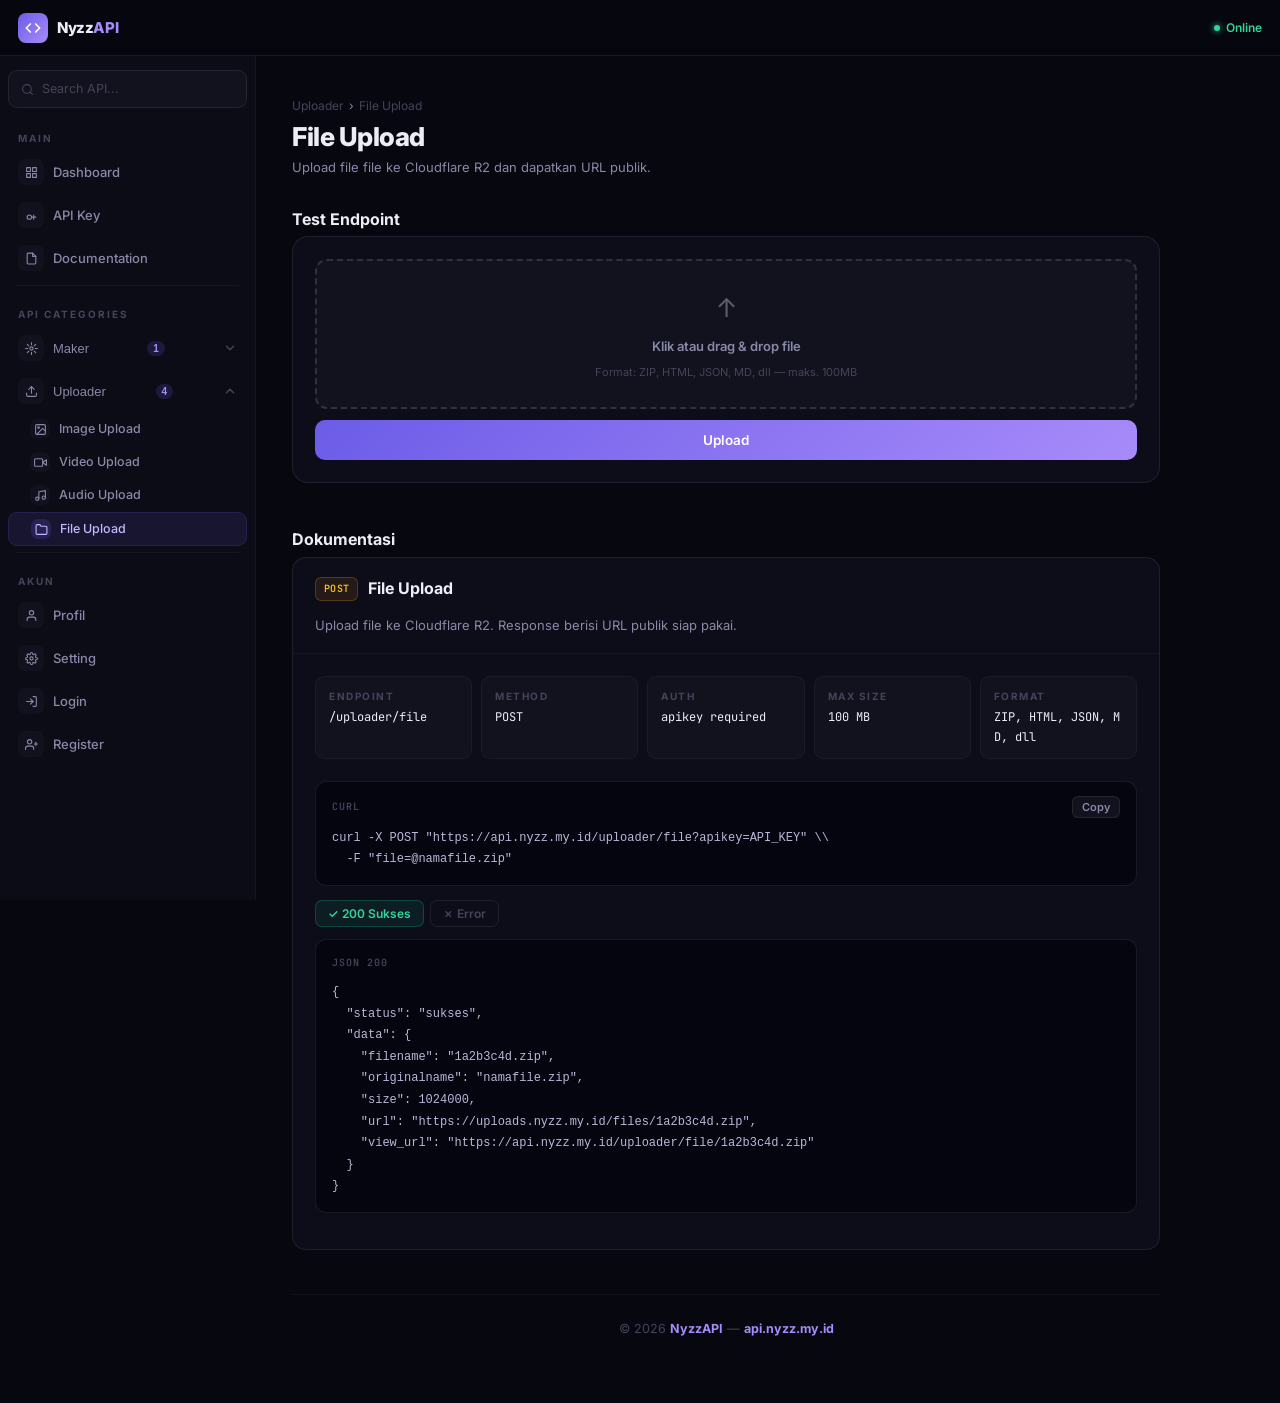
<file: uploader-file.html>
<!DOCTYPE html>
<html lang="id">
<head>
<meta charset="UTF-8">
<meta name="viewport" content="width=device-width,initial-scale=1.0">
<title>File Upload — NyzzAPI</title>
<link rel="stylesheet" href="style.css">
</head>
<body>
<div id="nav-wrap"></div>
<main class="main">
  <div class="page-header">
    <div class="page-breadcrumb">Uploader <span>›</span> File Upload</div>
    <div class="page-title">File Upload</div>
    <div class="page-desc">Upload file file ke Cloudflare R2 dan dapatkan URL publik.</div>
  </div>
  <div class="section">
    <div class="section-header"><div class="section-title">Test Endpoint</div></div>
    <div style="background:var(--card);border:1px solid var(--border2);border-radius:16px;padding:22px">
      <input type="file" id="upload-input" style="display:none">
      <div class="upload-zone" id="upload-zone" onclick="document.getElementById('upload-input').click()">
        <div class="upload-zone-icon">&#8593;</div>
        <div class="upload-zone-text">Klik atau drag & drop file</div>
        <div class="upload-zone-hint">Format: ZIP, HTML, JSON, MD, dll — maks. 100MB</div>
      </div>
      <button class="btn-primary" id="upload-btn" onclick="doUpload('/uploader/file','file','upload-input','upload-btn','upload-result','upload-url')">
        <span class="btn-text">Upload</span>
        <div class="spinner" style="display:none"></div>
      </button>
      <div class="result-box" id="upload-result" style="display:none">
        <div class="result-label">URL File</div>
        <div class="result-url" id="upload-url"></div>
        <button class="btn-copy" id="copy-btn" onclick="copyUrl()">Salin URL</button>
      </div>
    </div>
  </div>
  <div class="section">
    <div class="section-header"><div class="section-title">Dokumentasi</div></div>
    <div class="docs-card">
      <div class="docs-card-header">
        <span class="method-badge method-post">POST</span>
        <div class="docs-card-title">File Upload</div>
        <div class="docs-card-desc">Upload file ke Cloudflare R2. Response berisi URL publik siap pakai.</div>
      </div>
      <div class="docs-card-body">
        <div class="info-grid">
          <div class="info-item"><div class="info-key">Endpoint</div><div class="info-val">/uploader/file</div></div>
          <div class="info-item"><div class="info-key">Method</div><div class="info-val">POST</div></div>
          <div class="info-item"><div class="info-key">Auth</div><div class="info-val">apikey required</div></div>
          <div class="info-item"><div class="info-key">Max Size</div><div class="info-val">100 MB</div></div>
          <div class="info-item"><div class="info-key">Format</div><div class="info-val">ZIP, HTML, JSON, MD, dll</div></div>
        </div>
        <div class="code-block">
          <div class="code-top"><span class="code-lang">cURL</span><button class="code-copy" onclick="copyCode(this)">Copy</button></div>
          <pre class="code-body">curl -X POST "https://api.nyzz.my.id/uploader/file?apikey=API_KEY" \\
  -F "file=@namafile.zip"</pre>
        </div>
        <div class="resp-tabs">
          <button class="resp-tab t-success" onclick="switchTab(this,'up','success')">✓ 200 Sukses</button>
          <button class="resp-tab" onclick="switchTab(this,'up','error')">&#x2717; Error</button>
        </div>
        <div id="up-success" class="resp-content show">
          <div class="code-block"><div class="code-top"><span class="code-lang">JSON 200</span></div>
          <pre class="code-body">{
  "status": "sukses",
  "data": {
    "filename": "1a2b3c4d.zip",
    "originalname": "namafile.zip",
    "size": 1024000,
    "url": "https://uploads.nyzz.my.id/files/1a2b3c4d.zip",
    "view_url": "https://api.nyzz.my.id/uploader/file/1a2b3c4d.zip"
  }
}</pre></div>
        </div>
        <div id="up-error" class="resp-content">
          <div class="code-block"><div class="code-top"><span class="code-lang">JSON Error</span></div>
          <pre class="code-body">{ "status": "error", "message": "Pesan error" }</pre></div>
        </div>
      </div>
    </div>
  </div>
  <footer><p>&#169; 2026 <strong>NyzzAPI</strong> &#8212; <strong>api.nyzz.my.id</strong></p></footer>
</main>
<script src="app.js"></script>
</body>
</html>
</file>
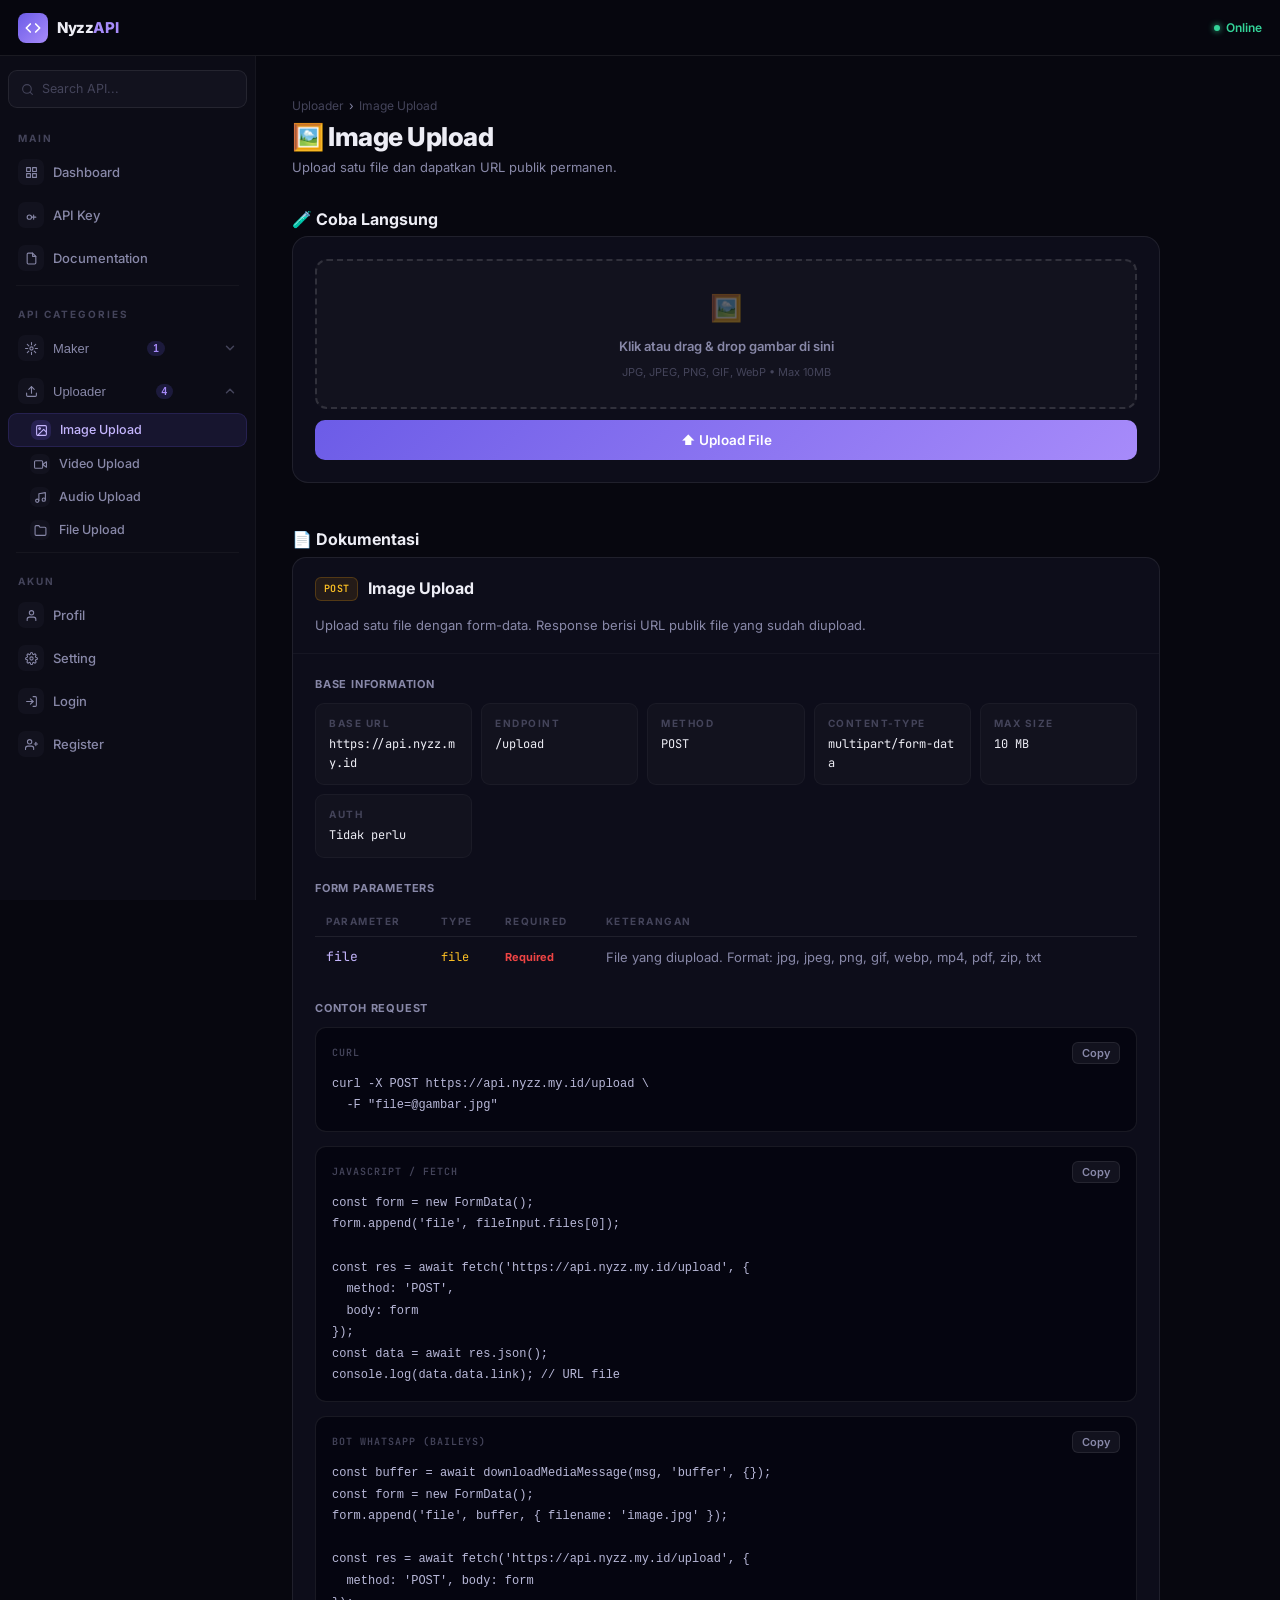
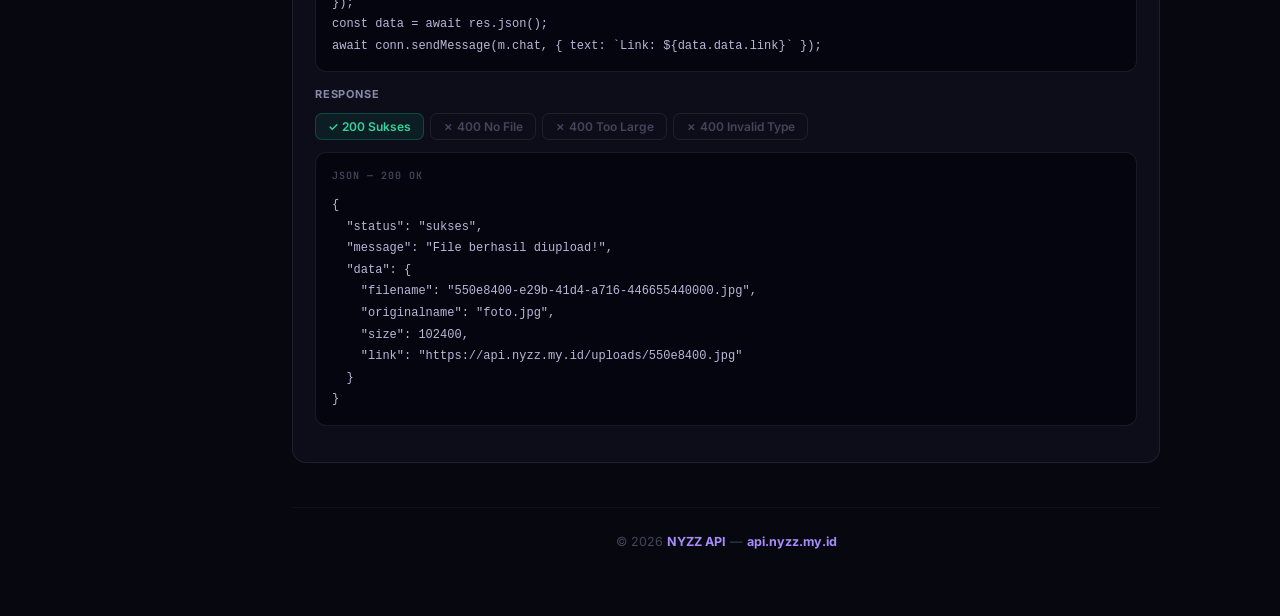
<file: uploader-image.html>
<!DOCTYPE html>
<html lang="id">
<head>
<meta charset="UTF-8">
<meta name="viewport" content="width=device-width, initial-scale=1.0">
<title>Image Upload — NYZZ API</title>
<link rel="stylesheet" href="style.css">
</head>
<body>
<div id="nav-wrap"></div>

<main class="main">
  <div class="page-header">
    <div class="page-breadcrumb">Uploader <span>›</span> Image Upload</div>
    <div class="page-title">🖼️ Image Upload</div>
    <div class="page-desc">Upload satu file dan dapatkan URL publik permanen.</div>
  </div>

  <!-- TRY IT -->
  <div class="section">
    <div class="section-header"><div class="section-title">🧪 Coba Langsung</div></div>
    <div style="background:var(--card);border:1px solid var(--border2);border-radius:16px;padding:22px;">
      <input type="file" id="upload-input" accept="image/jpeg,image/jpg,image/png,image/gif,image/webp" style="display:none">
      <div class="upload-zone" id="upload-zone" onclick="document.getElementById('upload-input').click()">
        <div class="upload-zone-icon">🖼️</div>
        <div class="upload-zone-text">Klik atau drag & drop gambar di sini</div>
        <div class="upload-zone-hint">JPG, JPEG, PNG, GIF, WebP • Max 10MB</div>
      </div>
      <button class="btn-primary" id="upload-btn" onclick="doUpload()">
        <span class="btn-text">⬆ Upload File</span>
        <div class="spinner" style="display:none"></div>
      </button>
      <div class="result-box" id="upload-result" style="display:none">
        <div class="result-label">URL File Kamu</div>
        <div class="result-url" id="upload-url"></div>
        <button class="btn-copy" id="copy-btn" onclick="copyUrl()">Salin URL</button>
      </div>
    </div>
  </div>

  <!-- DOCS -->
  <div class="section">
    <div class="section-header"><div class="section-title">📄 Dokumentasi</div></div>
    <div class="docs-card">
      <div class="docs-card-header">
        <span class="method-badge method-post">POST</span>
        <div class="docs-card-title">Image Upload</div>
        <div class="docs-card-desc">Upload satu file dengan form-data. Response berisi URL publik file yang sudah diupload.</div>
      </div>
      <div class="docs-card-body">
        <div class="sub-title">Base Information</div>
        <div class="info-grid">
          <div class="info-item"><div class="info-key">Base URL</div><div class="info-val">https://api.nyzz.my.id</div></div>
          <div class="info-item"><div class="info-key">Endpoint</div><div class="info-val">/upload</div></div>
          <div class="info-item"><div class="info-key">Method</div><div class="info-val">POST</div></div>
          <div class="info-item"><div class="info-key">Content-Type</div><div class="info-val">multipart/form-data</div></div>
          <div class="info-item"><div class="info-key">Max Size</div><div class="info-val">10 MB</div></div>
          <div class="info-item"><div class="info-key">Auth</div><div class="info-val">Tidak perlu</div></div>
        </div>

        <div class="sub-title">Form Parameters</div>
        <table class="params-table">
          <tr><th>Parameter</th><th>Type</th><th>Required</th><th>Keterangan</th></tr>
          <tr>
            <td class="p-name">file</td>
            <td class="p-type">file</td>
            <td class="p-req">Required</td>
            <td>File yang diupload. Format: jpg, jpeg, png, gif, webp, mp4, pdf, zip, txt</td>
          </tr>
        </table>

        <div class="sub-title">Contoh Request</div>
        <div class="code-block">
          <div class="code-top"><span class="code-lang">cURL</span><button class="code-copy" onclick="copyCode(this)">Copy</button></div>
          <pre class="code-body">curl -X POST https://api.nyzz.my.id/upload \
  -F "file=@gambar.jpg"</pre>
        </div>
        <div class="code-block">
          <div class="code-top"><span class="code-lang">JavaScript / Fetch</span><button class="code-copy" onclick="copyCode(this)">Copy</button></div>
          <pre class="code-body">const form = new FormData();
form.append('file', fileInput.files[0]);

const res = await fetch('https://api.nyzz.my.id/upload', {
  method: 'POST',
  body: form
});
const data = await res.json();
console.log(data.data.link); // URL file</pre>
        </div>
        <div class="code-block">
          <div class="code-top"><span class="code-lang">Bot WhatsApp (Baileys)</span><button class="code-copy" onclick="copyCode(this)">Copy</button></div>
          <pre class="code-body">const buffer = await downloadMediaMessage(msg, 'buffer', {});
const form = new FormData();
form.append('file', buffer, { filename: 'image.jpg' });

const res = await fetch('https://api.nyzz.my.id/upload', {
  method: 'POST', body: form
});
const data = await res.json();
await conn.sendMessage(m.chat, { text: `Link: ${data.data.link}` });</pre>
        </div>

        <div class="sub-title">Response</div>
        <div class="resp-tabs">
          <button class="resp-tab t-success" onclick="switchTab(this,'upload','success')">✓ 200 Sukses</button>
          <button class="resp-tab" onclick="switchTab(this,'upload','nofile')">✗ 400 No File</button>
          <button class="resp-tab" onclick="switchTab(this,'upload','toolarge')">✗ 400 Too Large</button>
          <button class="resp-tab" onclick="switchTab(this,'upload','invalid')">✗ 400 Invalid Type</button>
        </div>
        <div id="upload-success" class="resp-content show">
          <div class="code-block">
            <div class="code-top"><span class="code-lang">JSON — 200 OK</span></div>
            <pre class="code-body">{
  "status": "sukses",
  "message": "File berhasil diupload!",
  "data": {
    "filename": "550e8400-e29b-41d4-a716-446655440000.jpg",
    "originalname": "foto.jpg",
    "size": 102400,
    "link": "https://api.nyzz.my.id/uploads/550e8400.jpg"
  }
}</pre>
          </div>
        </div>
        <div id="upload-nofile" class="resp-content">
          <div class="code-block">
            <div class="code-top"><span class="code-lang">JSON — 400 Bad Request</span></div>
            <pre class="code-body">{
  "status": "error",
  "message": "Tidak ada file yang diupload!"
}</pre>
          </div>
        </div>
        <div id="upload-toolarge" class="resp-content">
          <div class="code-block">
            <div class="code-top"><span class="code-lang">JSON — 400 Bad Request</span></div>
            <pre class="code-body">{
  "status": "error",
  "message": "File terlalu besar! Maksimal 10MB"
}</pre>
          </div>
        </div>
        <div id="upload-invalid" class="resp-content">
          <div class="code-block">
            <div class="code-top"><span class="code-lang">JSON — 400 Bad Request</span></div>
            <pre class="code-body">{
  "status": "error",
  "message": "Tipe file tidak diizinkan!"
}</pre>
          </div>
        </div>
      </div>
    </div>
  </div>

  <footer><p>© 2026 <strong>NYZZ API</strong> — <strong>api.nyzz.my.id</strong></p></footer>
</main>
<script src="app.js"></script>
</body>
</html>
</file>
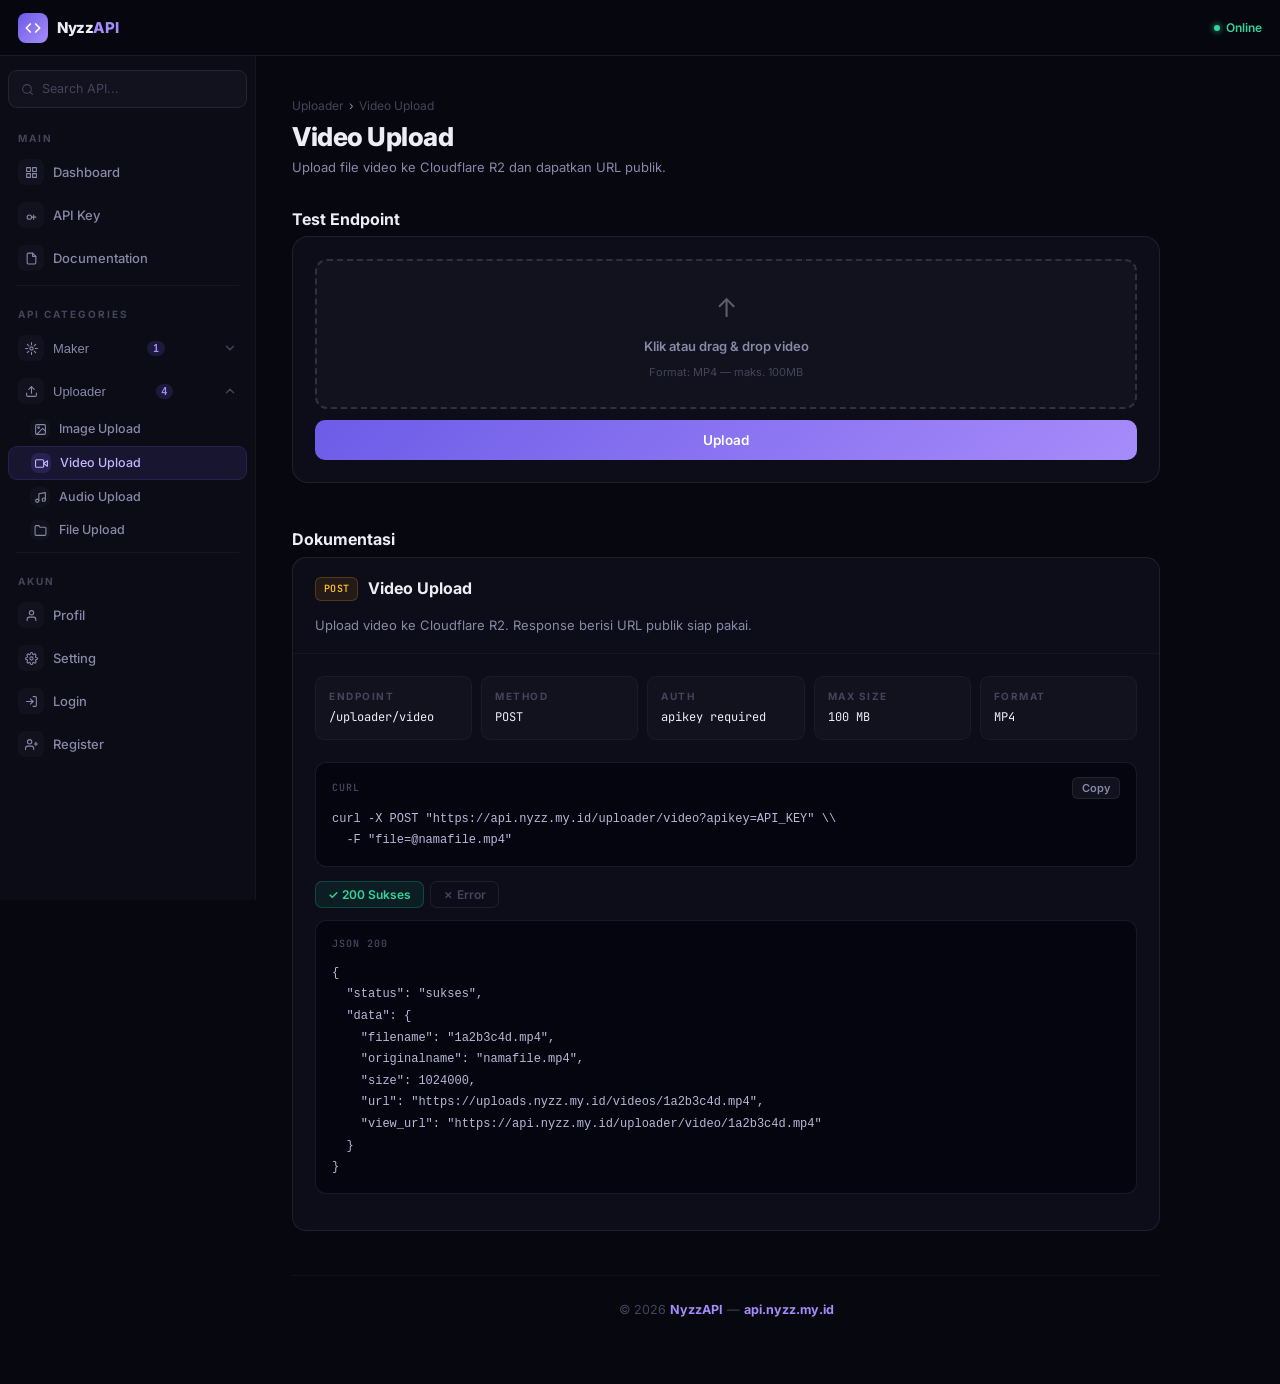
<file: uploader-video.html>
<!DOCTYPE html>
<html lang="id">
<head>
<meta charset="UTF-8">
<meta name="viewport" content="width=device-width,initial-scale=1.0">
<title>Video Upload — NyzzAPI</title>
<link rel="stylesheet" href="style.css">
</head>
<body>
<div id="nav-wrap"></div>
<main class="main">
  <div class="page-header">
    <div class="page-breadcrumb">Uploader <span>›</span> Video Upload</div>
    <div class="page-title">Video Upload</div>
    <div class="page-desc">Upload file video ke Cloudflare R2 dan dapatkan URL publik.</div>
  </div>
  <div class="section">
    <div class="section-header"><div class="section-title">Test Endpoint</div></div>
    <div style="background:var(--card);border:1px solid var(--border2);border-radius:16px;padding:22px">
      <input type="file" id="upload-input" style="display:none">
      <div class="upload-zone" id="upload-zone" onclick="document.getElementById('upload-input').click()">
        <div class="upload-zone-icon">&#8593;</div>
        <div class="upload-zone-text">Klik atau drag & drop video</div>
        <div class="upload-zone-hint">Format: MP4 — maks. 100MB</div>
      </div>
      <button class="btn-primary" id="upload-btn" onclick="doUpload('/uploader/video','file','upload-input','upload-btn','upload-result','upload-url')">
        <span class="btn-text">Upload</span>
        <div class="spinner" style="display:none"></div>
      </button>
      <div class="result-box" id="upload-result" style="display:none">
        <div class="result-label">URL File</div>
        <div class="result-url" id="upload-url"></div>
        <button class="btn-copy" id="copy-btn" onclick="copyUrl()">Salin URL</button>
      </div>
    </div>
  </div>
  <div class="section">
    <div class="section-header"><div class="section-title">Dokumentasi</div></div>
    <div class="docs-card">
      <div class="docs-card-header">
        <span class="method-badge method-post">POST</span>
        <div class="docs-card-title">Video Upload</div>
        <div class="docs-card-desc">Upload video ke Cloudflare R2. Response berisi URL publik siap pakai.</div>
      </div>
      <div class="docs-card-body">
        <div class="info-grid">
          <div class="info-item"><div class="info-key">Endpoint</div><div class="info-val">/uploader/video</div></div>
          <div class="info-item"><div class="info-key">Method</div><div class="info-val">POST</div></div>
          <div class="info-item"><div class="info-key">Auth</div><div class="info-val">apikey required</div></div>
          <div class="info-item"><div class="info-key">Max Size</div><div class="info-val">100 MB</div></div>
          <div class="info-item"><div class="info-key">Format</div><div class="info-val">MP4</div></div>
        </div>
        <div class="code-block">
          <div class="code-top"><span class="code-lang">cURL</span><button class="code-copy" onclick="copyCode(this)">Copy</button></div>
          <pre class="code-body">curl -X POST "https://api.nyzz.my.id/uploader/video?apikey=API_KEY" \\
  -F "file=@namafile.mp4"</pre>
        </div>
        <div class="resp-tabs">
          <button class="resp-tab t-success" onclick="switchTab(this,'up','success')">✓ 200 Sukses</button>
          <button class="resp-tab" onclick="switchTab(this,'up','error')">&#x2717; Error</button>
        </div>
        <div id="up-success" class="resp-content show">
          <div class="code-block"><div class="code-top"><span class="code-lang">JSON 200</span></div>
          <pre class="code-body">{
  "status": "sukses",
  "data": {
    "filename": "1a2b3c4d.mp4",
    "originalname": "namafile.mp4",
    "size": 1024000,
    "url": "https://uploads.nyzz.my.id/videos/1a2b3c4d.mp4",
    "view_url": "https://api.nyzz.my.id/uploader/video/1a2b3c4d.mp4"
  }
}</pre></div>
        </div>
        <div id="up-error" class="resp-content">
          <div class="code-block"><div class="code-top"><span class="code-lang">JSON Error</span></div>
          <pre class="code-body">{ "status": "error", "message": "Pesan error" }</pre></div>
        </div>
      </div>
    </div>
  </div>
  <footer><p>&#169; 2026 <strong>NyzzAPI</strong> &#8212; <strong>api.nyzz.my.id</strong></p></footer>
</main>
<script src="app.js"></script>
</body>
</html>
</file>
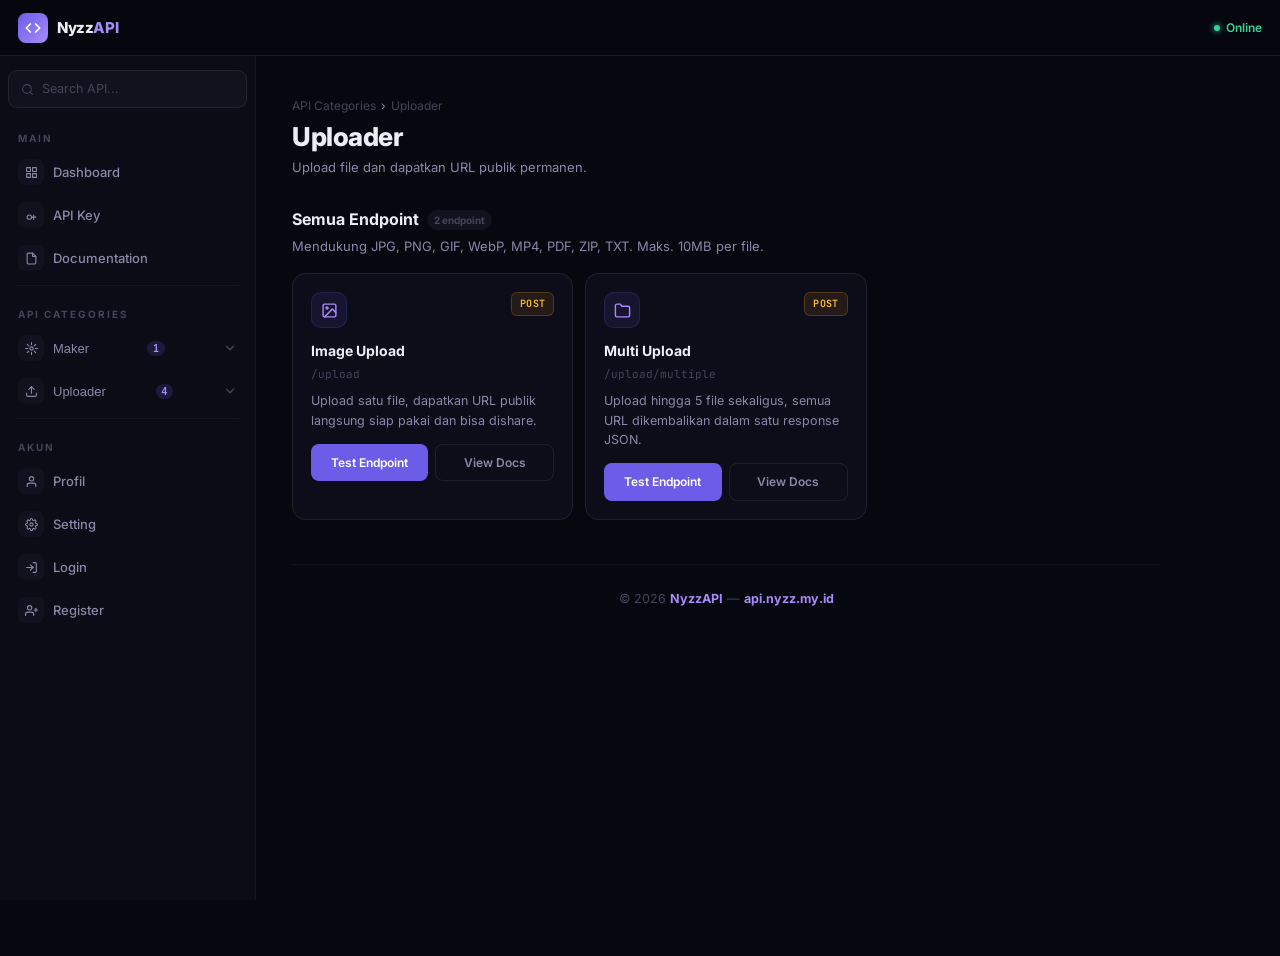
<file: uploader.html>
<!DOCTYPE html>
<html lang="id">
<head>
<meta charset="UTF-8">
<meta name="viewport" content="width=device-width,initial-scale=1.0">
<title>Uploader — NyzzAPI</title>
<link rel="stylesheet" href="style.css">
</head>
<body>
<div id="nav-wrap"></div>
<main class="main">
  <div class="page-header">
    <div class="page-breadcrumb">API Categories <span>›</span> Uploader</div>
    <div class="page-title">Uploader</div>
    <div class="page-desc">Upload file dan dapatkan URL publik permanen.</div>
  </div>
  <div class="section">
    <div class="section-header">
      <div class="section-title">Semua Endpoint</div>
      <div class="section-count">2 endpoint</div>
    </div>
    <div class="section-desc">Mendukung JPG, PNG, GIF, WebP, MP4, PDF, ZIP, TXT. Maks. 10MB per file.</div>
    <div class="cards-grid">

      <div class="api-card">
        <div class="card-top">
          <div class="card-icon">
            <svg width="17" height="17" viewBox="0 0 24 24" fill="none" stroke="#a78bfa" stroke-width="2" stroke-linecap="round" stroke-linejoin="round"><rect x="3" y="3" width="18" height="18" rx="2"/><circle cx="8.5" cy="8.5" r="1.5"/><polyline points="21 15 16 10 5 21"/></svg>
          </div>
          <span class="method-badge method-post">POST</span>
        </div>
        <div class="card-name">Image Upload</div>
        <div class="card-endpoint">/upload</div>
        <div class="card-desc">Upload satu file, dapatkan URL publik langsung siap pakai dan bisa dishare.</div>
        <div class="card-actions">
          <button class="btn-test" onclick="openModal('upload-modal')">Test Endpoint</button>
          <a class="btn-view" href="uploader-image.html">View Docs</a>
        </div>
      </div>

      <div class="api-card">
        <div class="card-top">
          <div class="card-icon">
            <svg width="17" height="17" viewBox="0 0 24 24" fill="none" stroke="#a78bfa" stroke-width="2" stroke-linecap="round" stroke-linejoin="round"><path d="M22 19a2 2 0 0 1-2 2H4a2 2 0 0 1-2-2V5a2 2 0 0 1 2-2h5l2 3h9a2 2 0 0 1 2 2z"/></svg>
          </div>
          <span class="method-badge method-post">POST</span>
        </div>
        <div class="card-name">Multi Upload</div>
        <div class="card-endpoint">/upload/multiple</div>
        <div class="card-desc">Upload hingga 5 file sekaligus, semua URL dikembalikan dalam satu response JSON.</div>
        <div class="card-actions">
          <button class="btn-test" onclick="openModal('upload-modal')">Test Endpoint</button>
          <a class="btn-view" href="uploader-multi.html">View Docs</a>
        </div>
      </div>

    </div>
  </div>
  <footer><p>© 2026 <strong>NyzzAPI</strong> — <strong>api.nyzz.my.id</strong></p></footer>
</main>

<div class="modal-overlay" id="upload-modal">
  <div class="modal">
    <div class="modal-header">
      <div class="modal-title">Image Upload — Test</div>
      <button class="modal-close" onclick="closeModal('upload-modal')">×</button>
    </div>
    <div class="modal-body">
      <input type="file" id="upload-input" accept="image/*" style="display:none">
      <div class="upload-zone" id="upload-zone" onclick="document.getElementById('upload-input').click()">
        <div class="upload-zone-icon">↑</div>
        <div class="upload-zone-text">Klik atau drag & drop gambar</div>
        <div class="upload-zone-hint">JPG, PNG, GIF, WebP — maks. 10MB</div>
      </div>
      <button class="btn-primary" id="upload-btn" onclick="doUpload()">
        <span class="btn-text">Upload</span>
        <div class="spinner" style="display:none"></div>
      </button>
      <div class="result-box" id="upload-result" style="display:none">
        <div class="result-label">URL File</div>
        <div class="result-url" id="upload-url"></div>
        <button class="btn-copy" id="copy-btn" onclick="copyUrl()">Salin URL</button>
      </div>
    </div>
  </div>
</div>
<script src="app.js"></script>
</body>
</html>
</file>
<file: style.css>
@import url('https://fonts.googleapis.com/css2?family=JetBrains+Mono:wght@400;500;600&family=Inter:wght@400;500;600;700;800&display=swap');

:root {
  --bg:      #07070f;
  --bg2:     #0c0c16;
  --bg3:     #12121e;
  --bg4:     #18182a;
  --border:  #ffffff0a;
  --border2: #ffffff14;
  --border3: #ffffff22;
  --accent:  #6c5ce7;
  --accent2: #a78bfa;
  --accent3: #c4b5fd;
  --green:   #10b981;
  --green2:  #34d399;
  --red:     #ef4444;
  --yellow:  #f59e0b;
  --text:    #ededf5;
  --text2:   #8888a8;
  --muted:   #44445a;
  --card:    #0d0d1a;
  --sidebar-w: 256px;
}
*{margin:0;padding:0;box-sizing:border-box}
html{scroll-behavior:smooth}
body{background:var(--bg);color:var(--text);font-family:'Inter',sans-serif;font-size:14px;line-height:1.6;min-height:100vh;overflow-x:hidden;-webkit-font-smoothing:antialiased}
::-webkit-scrollbar{width:4px;height:4px}
::-webkit-scrollbar-track{background:transparent}
::-webkit-scrollbar-thumb{background:var(--border3);border-radius:10px}

/* TOPBAR */
.topbar{position:fixed;top:0;left:0;right:0;z-index:100;height:56px;background:rgba(7,7,15,.92);backdrop-filter:blur(20px);border-bottom:1px solid var(--border2);display:flex;align-items:center;justify-content:space-between;padding:0 18px}
.topbar-left{display:flex;align-items:center;gap:12px}
.topbar-right{display:flex;align-items:center;gap:10px}
.hamburger{background:none;border:1px solid var(--border2);cursor:pointer;display:flex;flex-direction:column;gap:4px;padding:8px 9px;border-radius:8px;transition:border-color .2s}
.hamburger:hover{border-color:var(--border3)}
.hamburger span{display:block;width:16px;height:1.5px;background:var(--text2);border-radius:2px;transition:all .3s}
.hamburger.active span:nth-child(1){transform:translateY(5.5px) rotate(45deg)}
.hamburger.active span:nth-child(2){opacity:0}
.hamburger.active span:nth-child(3){transform:translateY(-5.5px) rotate(-45deg)}
.logo{display:flex;align-items:center;gap:9px;text-decoration:none}
.logo-icon{width:30px;height:30px;border-radius:8px;background:linear-gradient(135deg,#6c5ce7,#a78bfa);display:flex;align-items:center;justify-content:center;flex-shrink:0}
.logo-icon svg{width:16px;height:16px}
.logo-text{font-size:15px;font-weight:800;letter-spacing:-.4px;color:var(--text)}
.logo-text em{font-style:normal;color:var(--accent2)}
.status-dot{display:flex;align-items:center;gap:6px;font-size:12px;font-weight:600;color:var(--green2)}
.status-dot::before{content:'';width:6px;height:6px;background:var(--green2);border-radius:50%;animation:blink 2s infinite;box-shadow:0 0 6px var(--green2)}
@keyframes blink{0%,100%{opacity:1}50%{opacity:.4}}

/* OVERLAY */
.overlay{display:none;position:fixed;inset:0;background:rgba(0,0,0,.55);z-index:89;backdrop-filter:blur(3px)}
.overlay.show{display:block}

/* SIDEBAR */
.sidebar{position:fixed;top:56px;left:0;bottom:0;width:var(--sidebar-w);background:var(--bg2);border-right:1px solid var(--border);overflow-y:auto;z-index:90;transform:translateX(-100%);transition:transform .28s cubic-bezier(.4,0,.2,1)}
.sidebar.open{transform:translateX(0)}
.sidebar-inner{padding:10px 8px 24px}
.sidebar-label{font-size:10px;font-weight:700;letter-spacing:2px;color:var(--muted);text-transform:uppercase;padding:14px 10px 5px}
.sidebar-item{display:flex;align-items:center;gap:9px;padding:8px 10px;border-radius:9px;font-size:13px;font-weight:500;color:var(--text2);cursor:pointer;transition:all .18s;text-decoration:none;border:none;background:none;width:100%;text-align:left;margin-bottom:1px}
.sidebar-item:hover{background:var(--bg3);color:var(--text)}
.sidebar-item.active{background:rgba(108,92,231,.12);color:var(--accent3);border:1px solid rgba(108,92,231,.18)}
.s-icon{width:26px;height:26px;border-radius:7px;background:var(--bg3);display:flex;align-items:center;justify-content:center;font-size:13px;flex-shrink:0;transition:background .18s}
.sidebar-item.active .s-icon{background:rgba(108,92,231,.2)}
.sidebar-item:hover .s-icon{background:var(--bg4)}
.s-icon svg{width:13px;height:13px;stroke:currentColor;fill:none;stroke-width:2;stroke-linecap:round;stroke-linejoin:round}
.sidebar-divider{height:1px;background:var(--border);margin:6px 8px}
.sidebar-badge{margin-left:auto;font-size:10px;font-weight:700;padding:2px 6px;border-radius:100px;background:rgba(108,92,231,.18);color:var(--accent2)}
.sidebar-sub .sidebar-item{font-size:12.5px;padding:6px 10px 6px 22px}
.sidebar-sub .s-icon{width:20px;height:20px;font-size:11px}

/* MAIN */
.main{margin-top:56px;padding:32px 22px;max-width:940px;margin-left:auto;margin-right:auto}

/* PAGE HEADER */
.page-header{margin-bottom:28px}
.page-breadcrumb{font-size:12px;color:var(--muted);margin-bottom:6px;display:flex;align-items:center;gap:5px}
.page-breadcrumb span{color:var(--text2)}
.page-title{font-size:clamp(20px,3.5vw,26px);font-weight:800;letter-spacing:-.5px;line-height:1.2;margin-bottom:5px}
.page-desc{font-size:13px;color:var(--text2);line-height:1.65;max-width:520px}

/* METHOD BADGES */
.method-badge{font-family:'JetBrains Mono',monospace;font-size:10px;font-weight:600;padding:3px 8px;border-radius:6px;letter-spacing:.3px}
.method-get{background:rgba(16,185,129,.1);color:var(--green2);border:1px solid rgba(16,185,129,.22)}
.method-post{background:rgba(245,158,11,.1);color:#fbbf24;border:1px solid rgba(245,158,11,.22)}

/* API CARDS */
.cards-grid{display:grid;grid-template-columns:repeat(auto-fill,minmax(250px,1fr));gap:12px}
.api-card{background:var(--card);border:1px solid var(--border2);border-radius:14px;padding:18px;cursor:pointer;transition:all .22s;position:relative;overflow:hidden}
.api-card::before{content:'';position:absolute;inset:0;background:linear-gradient(135deg,rgba(108,92,231,.06) 0%,transparent 65%);opacity:0;transition:opacity .3s}
.api-card:hover{border-color:rgba(108,92,231,.38);transform:translateY(-2px);box-shadow:0 10px 36px rgba(108,92,231,.12)}
.api-card:hover::before{opacity:1}
.card-top{display:flex;align-items:flex-start;justify-content:space-between;margin-bottom:12px}
.card-icon{width:36px;height:36px;border-radius:10px;background:rgba(108,92,231,.1);border:1px solid rgba(108,92,231,.18);display:flex;align-items:center;justify-content:center;font-size:16px}
.card-name{font-size:14px;font-weight:700;margin-bottom:3px;color:var(--text)}
.card-endpoint{font-family:'JetBrains Mono',monospace;font-size:11px;color:var(--muted);margin-bottom:8px}
.card-desc{font-size:12.5px;color:var(--text2);line-height:1.55;margin-bottom:14px}
.card-actions{display:flex;gap:7px}
.btn-test{flex:1;background:var(--accent);color:#fff;border:none;padding:8px;border-radius:8px;font-family:'Inter',sans-serif;font-size:12px;font-weight:600;cursor:pointer;transition:all .18s}
.btn-test:hover{background:var(--accent2)}
.btn-view{flex:1;background:transparent;color:var(--text2);border:1px solid var(--border2);padding:8px;border-radius:8px;font-family:'Inter',sans-serif;font-size:12px;font-weight:600;cursor:pointer;transition:all .18s;text-decoration:none;display:flex;align-items:center;justify-content:center}
.btn-view:hover{border-color:var(--accent2);color:var(--accent2)}

/* SECTION */
.section{margin-bottom:44px}
.section-header{display:flex;align-items:center;gap:8px;margin-bottom:4px}
.section-title{font-size:16px;font-weight:700;color:var(--text)}
.section-count{font-size:10px;font-weight:700;color:var(--muted);background:var(--bg3);padding:2px 7px;border-radius:100px}
.section-desc{font-size:13px;color:var(--text2);margin-bottom:16px}

/* DOCS */
.docs-card{background:var(--card);border:1px solid var(--border2);border-radius:14px;overflow:hidden;margin-bottom:18px}
.docs-card-header{padding:18px 22px;border-bottom:1px solid var(--border);display:flex;align-items:center;gap:10px;flex-wrap:wrap}
.docs-card-title{font-size:16px;font-weight:700;color:var(--text)}
.docs-card-desc{font-size:13px;color:var(--text2);margin-top:3px;width:100%}
.docs-card-body{padding:22px}
.info-grid{display:grid;grid-template-columns:repeat(auto-fill,minmax(150px,1fr));gap:9px;margin-bottom:22px}
.info-item{background:var(--bg3);border:1px solid var(--border);border-radius:9px;padding:11px 13px}
.info-key{font-size:10px;font-weight:700;color:var(--muted);letter-spacing:1.5px;text-transform:uppercase;margin-bottom:4px}
.info-val{font-family:'JetBrains Mono',monospace;font-size:12px;color:var(--text);word-break:break-all}
.sub-title{font-size:11px;font-weight:700;color:var(--text2);margin-bottom:9px;text-transform:uppercase;letter-spacing:.8px}
.params-table{width:100%;border-collapse:collapse;margin-bottom:22px;font-size:13px}
.params-table th{text-align:left;font-size:10px;font-weight:700;color:var(--muted);letter-spacing:1.5px;text-transform:uppercase;padding:7px 11px;border-bottom:1px solid var(--border2)}
.params-table td{padding:10px 11px;border-bottom:1px solid var(--border);color:var(--text2)}
.params-table tr:last-child td{border-bottom:none}
.p-name{font-family:'JetBrains Mono',monospace;color:var(--accent3) !important}
.p-type{font-family:'JetBrains Mono',monospace;color:#fbbf24 !important;font-size:12px !important}
.p-req{color:var(--red) !important;font-size:11px !important;font-weight:700 !important}
.p-opt{color:var(--muted) !important;font-size:11px !important}
.code-block{background:#050510;border:1px solid var(--border2);border-radius:11px;padding:14px 16px;font-family:'JetBrains Mono',monospace;font-size:12px;line-height:1.8;overflow-x:auto;margin-bottom:14px;color:#b8b8d8}
.code-top{display:flex;align-items:center;justify-content:space-between;margin-bottom:10px}
.code-lang{font-size:10px;color:var(--muted);font-weight:600;text-transform:uppercase;letter-spacing:1px}
.code-copy{background:var(--bg3);border:1px solid var(--border2);color:var(--text2);padding:3px 9px;border-radius:6px;font-family:'Inter',sans-serif;font-size:11px;font-weight:600;cursor:pointer;transition:all .18s}
.code-copy:hover{border-color:var(--accent2);color:var(--accent2)}
.code-copy.copied{border-color:var(--green);color:var(--green2)}
pre.code-body{white-space:pre-wrap;word-break:break-all}
.resp-tabs{display:flex;gap:6px;margin-bottom:12px;flex-wrap:wrap}
.resp-tab{padding:5px 12px;border-radius:7px;font-size:12px;font-weight:600;cursor:pointer;border:1px solid var(--border2);background:transparent;color:var(--muted);transition:all .18s;font-family:'Inter',sans-serif}
.resp-tab.t-success{background:rgba(16,185,129,.1);border-color:rgba(16,185,129,.28);color:var(--green2)}
.resp-tab.t-error{background:rgba(239,68,68,.1);border-color:rgba(239,68,68,.28);color:var(--red)}
.resp-content{display:none}
.resp-content.show{display:block}

/* MODAL */
.modal-overlay{display:none;position:fixed;inset:0;background:rgba(0,0,0,.72);backdrop-filter:blur(10px);z-index:200;align-items:center;justify-content:center;padding:18px}
.modal-overlay.show{display:flex}
.modal{background:var(--bg2);border:1px solid var(--border2);border-radius:18px;width:100%;max-width:490px;max-height:88vh;overflow-y:auto;animation:modalIn .22s cubic-bezier(.4,0,.2,1)}
@keyframes modalIn{from{opacity:0;transform:scale(.95) translateY(10px)}to{opacity:1;transform:scale(1) translateY(0)}}
.modal-header{padding:18px 20px 14px;border-bottom:1px solid var(--border);display:flex;align-items:center;justify-content:space-between}
.modal-title{font-size:15px;font-weight:700;color:var(--text)}
.modal-close{background:var(--bg3);border:1px solid var(--border2);color:var(--text2);width:28px;height:28px;border-radius:7px;cursor:pointer;font-size:15px;display:flex;align-items:center;justify-content:center;transition:all .18s}
.modal-close:hover{background:var(--bg4);color:var(--text)}
.modal-body{padding:20px}

/* UPLOAD */
.upload-zone{border:2px dashed var(--border3);border-radius:12px;min-height:150px;display:flex;flex-direction:column;align-items:center;justify-content:center;gap:7px;cursor:pointer;transition:all .22s;background:var(--bg3)}
.upload-zone:hover,.upload-zone.drag{border-color:var(--accent2);background:rgba(108,92,231,.05)}
.upload-zone-icon{font-size:26px;opacity:.35}
.upload-zone-text{font-size:13px;color:var(--text2);font-weight:600}
.upload-zone-hint{font-size:11px;color:var(--muted)}
.upload-preview{width:100%;height:150px;object-fit:contain;border-radius:9px}
.form-input{width:100%;background:var(--bg3);border:1px solid var(--border2);border-radius:9px;padding:11px 13px;color:var(--text);font-family:'Inter',sans-serif;font-size:13.5px;outline:none;transition:border-color .18s}
.form-input:focus{border-color:var(--accent)}
.form-input::placeholder{color:var(--muted)}
.btn-primary{width:100%;margin-top:11px;padding:12px;background:linear-gradient(135deg,var(--accent),var(--accent2));color:#fff;border:none;border-radius:10px;font-family:'Inter',sans-serif;font-size:13.5px;font-weight:600;cursor:pointer;transition:all .2s;display:flex;align-items:center;justify-content:center;gap:7px}
.btn-primary:hover{opacity:.9;transform:translateY(-1px)}
.btn-primary:disabled{opacity:.5;cursor:not-allowed;transform:none}
.btn-secondary{width:100%;margin-top:9px;padding:11px;background:transparent;color:var(--text2);border:1px solid var(--border2);border-radius:10px;font-family:'Inter',sans-serif;font-size:13.5px;font-weight:600;cursor:pointer;transition:all .18s}
.btn-secondary:hover{border-color:var(--accent2);color:var(--accent2)}
.spinner{width:16px;height:16px;border:2px solid rgba(255,255,255,.3);border-top-color:#fff;border-radius:50%;animation:spin .65s linear infinite}
@keyframes spin{to{transform:rotate(360deg)}}
.result-box{margin-top:12px;background:var(--bg3);border:1px solid var(--border2);border-radius:10px;padding:12px 14px}
.result-label{font-size:10px;font-weight:700;color:var(--muted);letter-spacing:1.5px;text-transform:uppercase;margin-bottom:7px}
.result-url{font-family:'JetBrains Mono',monospace;font-size:11.5px;color:var(--green2);word-break:break-all;margin-bottom:10px;line-height:1.6}
.btn-copy{background:var(--bg2);border:1px solid var(--border2);color:var(--text2);padding:7px 13px;border-radius:7px;font-family:'Inter',sans-serif;font-size:12px;font-weight:600;cursor:pointer;transition:all .18s}
.btn-copy:hover{border-color:var(--accent2);color:var(--accent2)}
.btn-copy.copied{border-color:var(--green);color:var(--green2)}
.brat-preview{margin-top:12px;border-radius:10px;overflow:hidden;border:1px solid var(--border2);display:none}
.brat-preview img{width:100%;display:block}
.btn-download{width:100%;margin-top:9px;padding:11px;background:rgba(16,185,129,.1);color:var(--green2);border:1px solid rgba(16,185,129,.28);border-radius:10px;font-family:'Inter',sans-serif;font-size:13.5px;font-weight:600;cursor:pointer;transition:all .18s;text-decoration:none;display:none;text-align:center}
.btn-download:hover{background:rgba(16,185,129,.18)}

/* FOOTER */
footer{border-top:1px solid var(--border);padding:24px 0;text-align:center;color:var(--muted);font-size:12.5px;margin-top:16px}
footer strong{color:var(--accent2)}

/* RESPONSIVE */
@media(min-width:768px){
  .sidebar{transform:translateX(0)}
  .main{margin-left:var(--sidebar-w);padding:40px 36px}
  .hamburger{display:none}
  .overlay{display:none !important}
}

/* ── SIDEBAR TOGGLE & CHEVRON ── */
.sidebar-toggle { justify-content: flex-start; }
.chevron { width:14px; height:14px; margin-left:auto; flex-shrink:0; transition:transform .25s; stroke:var(--muted); }

/* ── SIDEBAR SEARCH ── */
.sidebar-search {
  display:flex; align-items:center; gap:8px;
  margin:4px 0 8px; padding:8px 12px;
  background:var(--bg3); border:1px solid var(--border2);
  border-radius:9px; cursor:pointer; transition:border-color .18s;
  font-size:12.5px; color:var(--muted);
}
.sidebar-search:hover { border-color:var(--border3); color:var(--text2); }
.sidebar-search svg { flex-shrink:0; }
.search-kbd {
  margin-left:auto; font-size:10px; color:var(--muted);
  background:var(--bg4); border:1px solid var(--border2);
  padding:1px 5px; border-radius:4px; font-family:'JetBrains Mono',monospace;
}

/* ── SEARCH POPUP ── */
.search-popup {
  background:var(--bg2); border:1px solid var(--border2);
  border-radius:16px; width:100%; max-width:520px;
  overflow:hidden; animation:modalIn .2s cubic-bezier(.4,0,.2,1);
  box-shadow:0 24px 60px rgba(0,0,0,.5);
}
.search-input-wrap {
  display:flex; align-items:center; gap:10px;
  padding:14px 16px; border-bottom:1px solid var(--border);
}
.search-input-wrap svg { flex-shrink:0; stroke:var(--muted); }
.search-input-wrap input {
  flex:1; background:none; border:none; outline:none;
  font-family:'Inter',sans-serif; font-size:14px; color:var(--text);
}
.search-input-wrap input::placeholder { color:var(--muted); }
.search-close-btn {
  background:var(--bg3); border:1px solid var(--border2);
  color:var(--muted); padding:3px 8px; border-radius:6px;
  font-size:11px; cursor:pointer; font-family:'Inter',sans-serif;
  font-weight:600; transition:all .15s;
}
.search-close-btn:hover { color:var(--text); }
.search-results { max-height:320px; overflow-y:auto; padding:6px; }
.search-item {
  display:flex; align-items:center; justify-content:space-between;
  padding:10px 12px; border-radius:9px; text-decoration:none;
  color:var(--text); transition:background .15s; gap:10px;
}
.search-item:hover { background:var(--bg3); }
.search-item-left { display:flex; align-items:center; gap:10px; }
.search-item-name { font-size:13px; font-weight:600; margin-bottom:2px; }
.search-item-ep { font-family:'JetBrains Mono',monospace; font-size:11px; color:var(--muted); }
.search-item-cat { font-size:11px; color:var(--muted); white-space:nowrap; background:var(--bg3); padding:2px 8px; border-radius:6px; }
.search-empty { padding:24px; text-align:center; color:var(--muted); font-size:13px; }

/* ── SIDEBAR USER ── */
.sidebar-user{display:flex;align-items:center;gap:10px;padding:10px 10px;margin:6px 0;background:var(--bg3);border:1px solid var(--border2);border-radius:10px}
.sidebar-avatar{width:32px;height:32px;border-radius:50%;background:linear-gradient(135deg,var(--accent),var(--accent2));display:flex;align-items:center;justify-content:center;font-size:13px;font-weight:800;color:#fff;flex-shrink:0}
.sidebar-user-info{min-width:0}
.sidebar-username{font-size:12.5px;font-weight:700;color:var(--text);white-space:nowrap;overflow:hidden;text-overflow:ellipsis}
.sidebar-plan{font-size:10px;color:var(--muted)}
.sidebar-logout{color:var(--red) !important;margin-top:2px}
.sidebar-logout:hover{background:rgba(239,68,68,.08) !important;color:var(--red) !important}

/* ── ACCOUNT PAGE TABS ── */
.account-tabs{display:flex;gap:4px;background:var(--bg2);border:1px solid var(--border2);border-radius:12px;padding:4px;margin-bottom:24px;overflow-x:auto}
.account-tab{flex:1;padding:9px 14px;border-radius:9px;font-size:13px;font-weight:600;color:var(--text2);border:none;background:none;cursor:pointer;transition:all .18s;white-space:nowrap;font-family:'Inter',sans-serif;min-width:80px}
.account-tab:hover{color:var(--text)}
.account-tab.active{background:var(--bg3);color:var(--text);border:1px solid var(--border2)}
.tab-content{display:none}
.tab-content.active{display:block}

/* PROFILE CARD */
.profile-card{background:var(--card);border:1px solid var(--border2);border-radius:16px;overflow:hidden;margin-bottom:16px}
.profile-header{background:linear-gradient(135deg,rgba(108,92,231,.15),rgba(167,139,250,.06));padding:28px;display:flex;align-items:center;gap:18px;border-bottom:1px solid var(--border)}
.profile-avatar{width:64px;height:64px;border-radius:50%;background:linear-gradient(135deg,var(--accent),var(--accent2));display:flex;align-items:center;justify-content:center;font-size:26px;font-weight:800;color:#fff;flex-shrink:0}
.profile-name{font-size:18px;font-weight:800;margin-bottom:3px}
.profile-email{font-size:12.5px;color:var(--text2)}
.profile-plan{display:inline-flex;align-items:center;gap:5px;margin-top:6px;font-size:11px;font-weight:700;padding:3px 10px;border-radius:100px;background:rgba(108,92,231,.15);color:var(--accent2);border:1px solid rgba(108,92,231,.25)}
.profile-body{padding:22px}
.profile-stat-grid{display:grid;grid-template-columns:repeat(3,1fr);gap:10px}
.profile-stat{background:var(--bg3);border:1px solid var(--border);border-radius:10px;padding:14px;text-align:center}
.profile-stat-val{font-size:20px;font-weight:800;font-family:'JetBrains Mono',monospace;margin-bottom:3px}
.profile-stat-lbl{font-size:10px;color:var(--muted);font-weight:700;letter-spacing:1px;text-transform:uppercase}

/* KEY ROW */
.key-row{background:var(--bg3);border:1px solid var(--border2);border-radius:11px;padding:14px 16px;margin-bottom:10px}
.key-row-label{font-size:10px;font-weight:700;color:var(--muted);letter-spacing:1.5px;text-transform:uppercase;margin-bottom:8px}
.key-row-inner{display:flex;align-items:center;gap:8px}
.key-val{font-family:'JetBrains Mono',monospace;font-size:12px;color:var(--text);flex:1;background:var(--bg2);border:1px solid var(--border2);border-radius:7px;padding:8px 11px;word-break:break-all}
.key-actions{display:flex;gap:6px;flex-shrink:0}
.btn-regen{background:var(--bg2);border:1px solid var(--border2);color:var(--text2);padding:7px 11px;border-radius:7px;font-size:11px;font-weight:600;cursor:pointer;transition:all .18s;font-family:'Inter',sans-serif;white-space:nowrap}
.btn-regen:hover{border-color:var(--yellow);color:var(--yellow)}
.btn-salin{background:var(--bg2);border:1px solid var(--border2);color:var(--text2);padding:7px 11px;border-radius:7px;font-size:11px;font-weight:600;cursor:pointer;transition:all .18s;font-family:'Inter',sans-serif;white-space:nowrap}
.btn-salin:hover{border-color:var(--accent2);color:var(--accent2)}
.btn-salin.copied{border-color:var(--green);color:var(--green2)}

/* AUTH FORM */
.auth-page{min-height:100vh;display:flex;align-items:center;justify-content:center;padding:20px}
.auth-card{background:var(--card);border:1px solid var(--border2);border-radius:20px;padding:32px;width:100%;max-width:380px}
.auth-logo{display:flex;align-items:center;justify-content:center;gap:10px;margin-bottom:24px}
.auth-title{font-size:20px;font-weight:800;text-align:center;margin-bottom:6px}
.auth-desc{font-size:13px;color:var(--text2);text-align:center;margin-bottom:24px}
.form-group{margin-bottom:14px}
.form-label{font-size:11px;font-weight:700;color:var(--text2);letter-spacing:.5px;text-transform:uppercase;margin-bottom:6px;display:block}
.auth-alert{padding:10px 14px;border-radius:9px;font-size:13px;margin-bottom:14px;display:none}
.auth-alert.error{background:rgba(239,68,68,.1);border:1px solid rgba(239,68,68,.25);color:var(--red)}
.auth-alert.success{background:rgba(16,185,129,.1);border:1px solid rgba(16,185,129,.25);color:var(--green2)}
.auth-link{text-align:center;font-size:13px;color:var(--text2);margin-top:16px}
.auth-link a{color:var(--accent2);text-decoration:none;font-weight:600}
</file>
